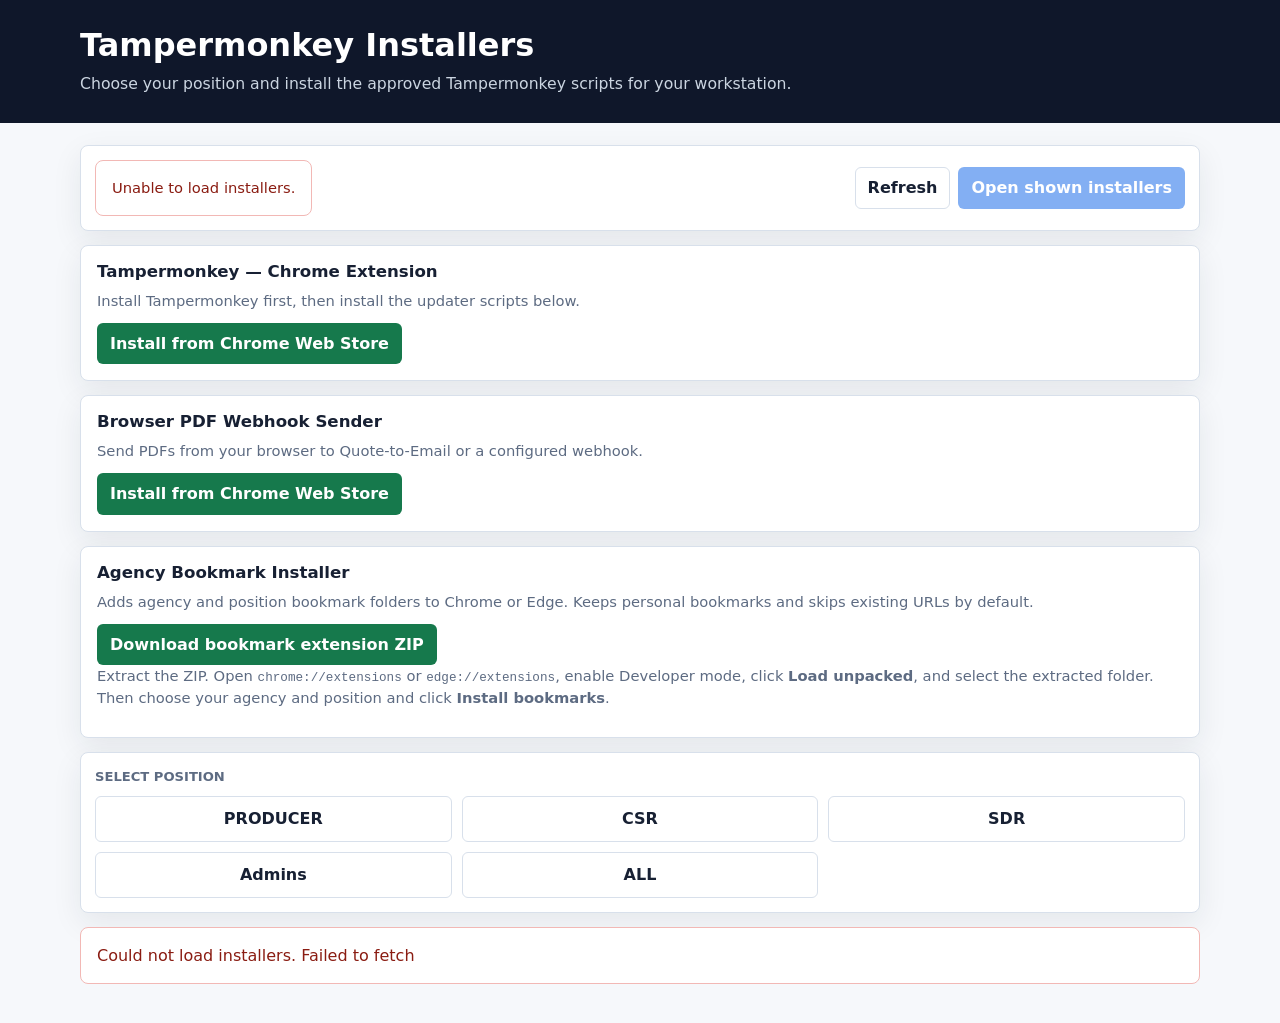
<file: Tampermonkey Installers/index.html>
<!doctype html>
<html lang="en">
  <head>
    <meta charset="utf-8">
    <meta http-equiv="refresh" content="0; url=./updater-installers.html">
    <title>Tampermonkey Installers</title>
  </head>
  <body>
    <p><a href="./updater-installers.html">Open Tampermonkey Installers</a></p>
  </body>
</html>
</file>
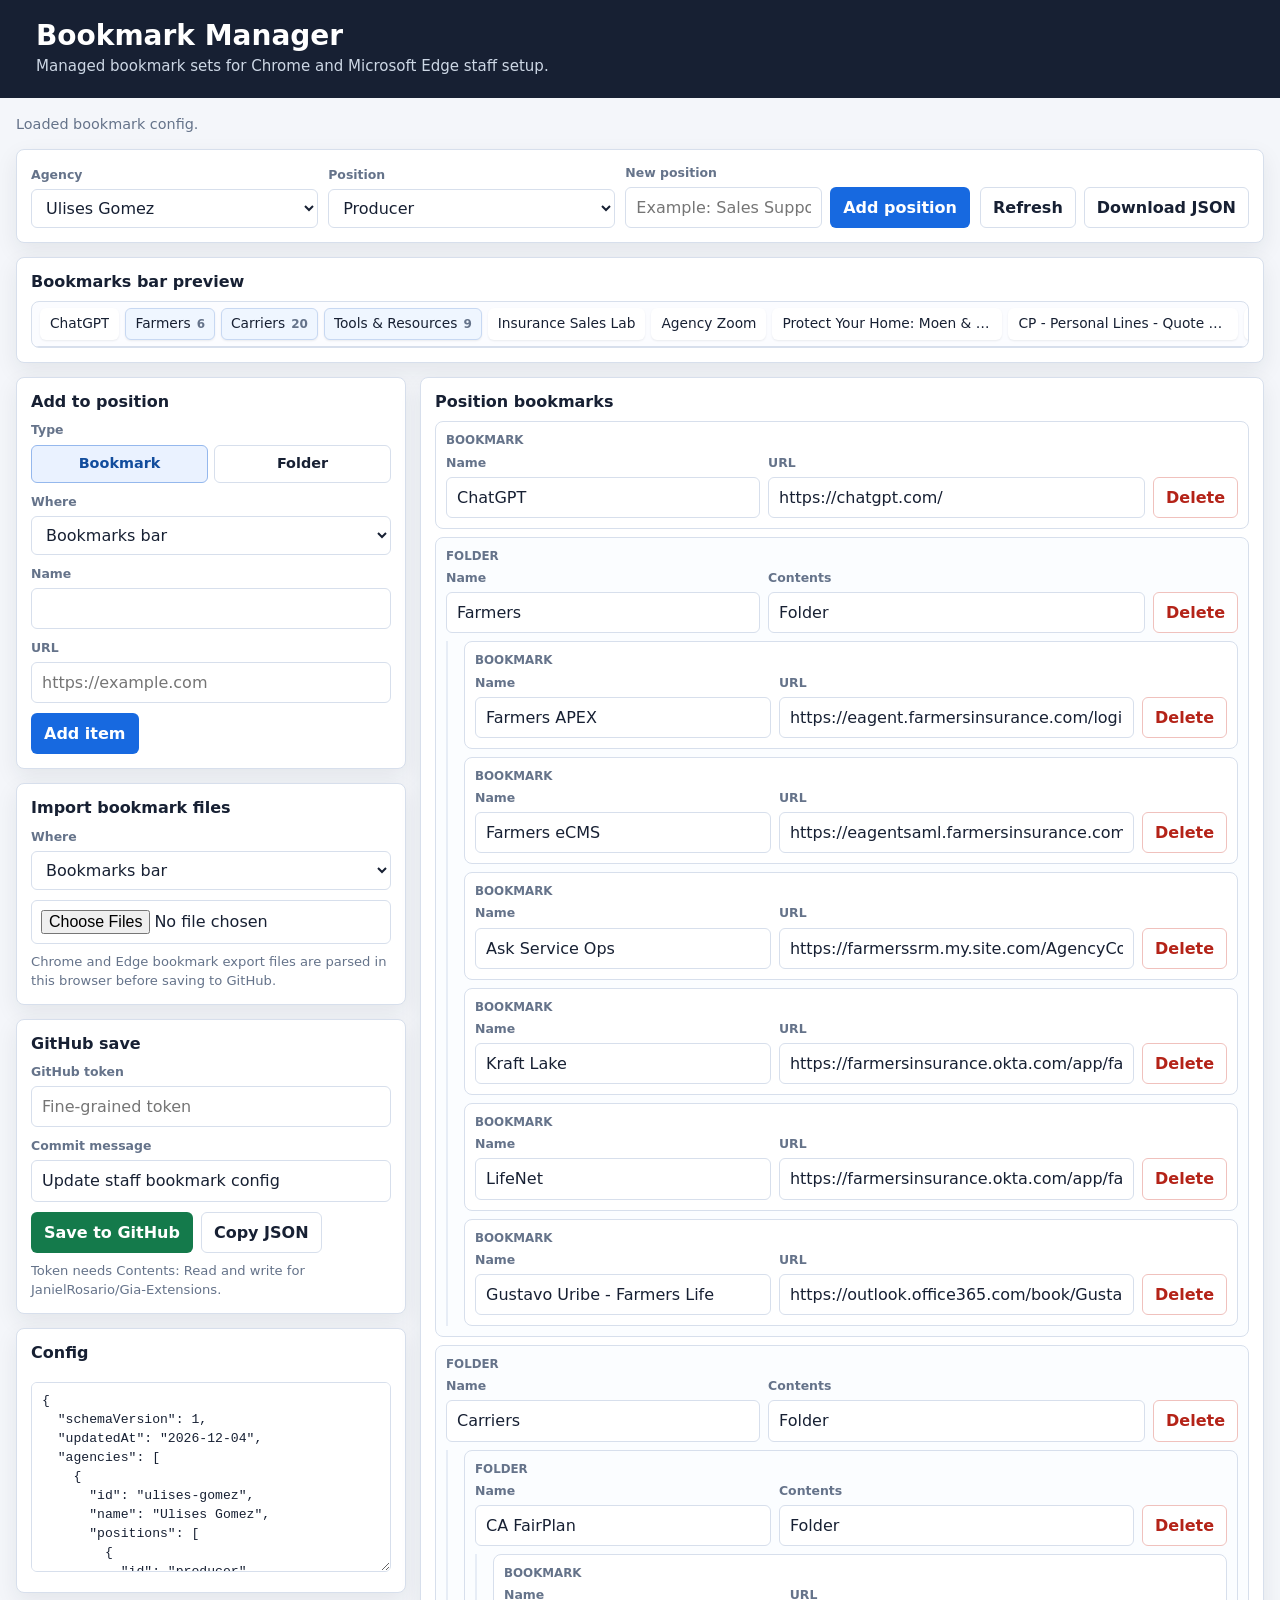
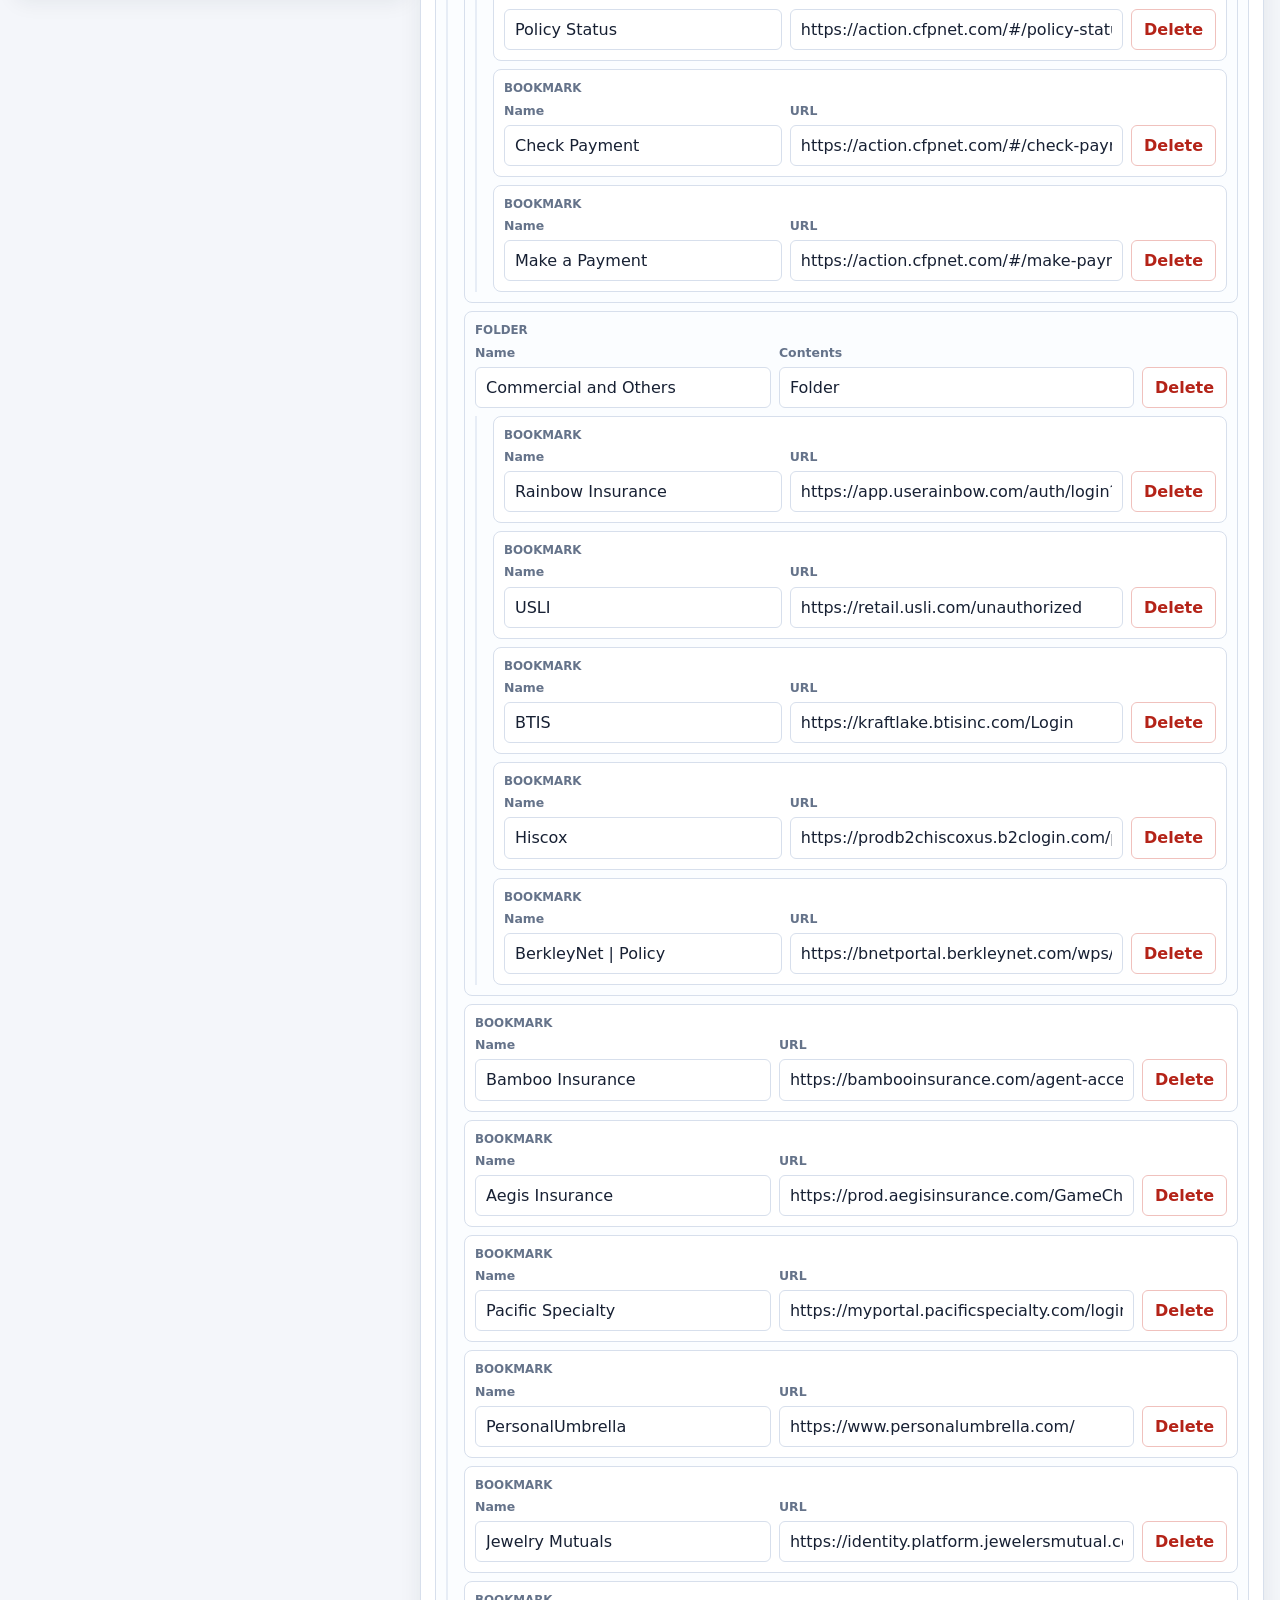
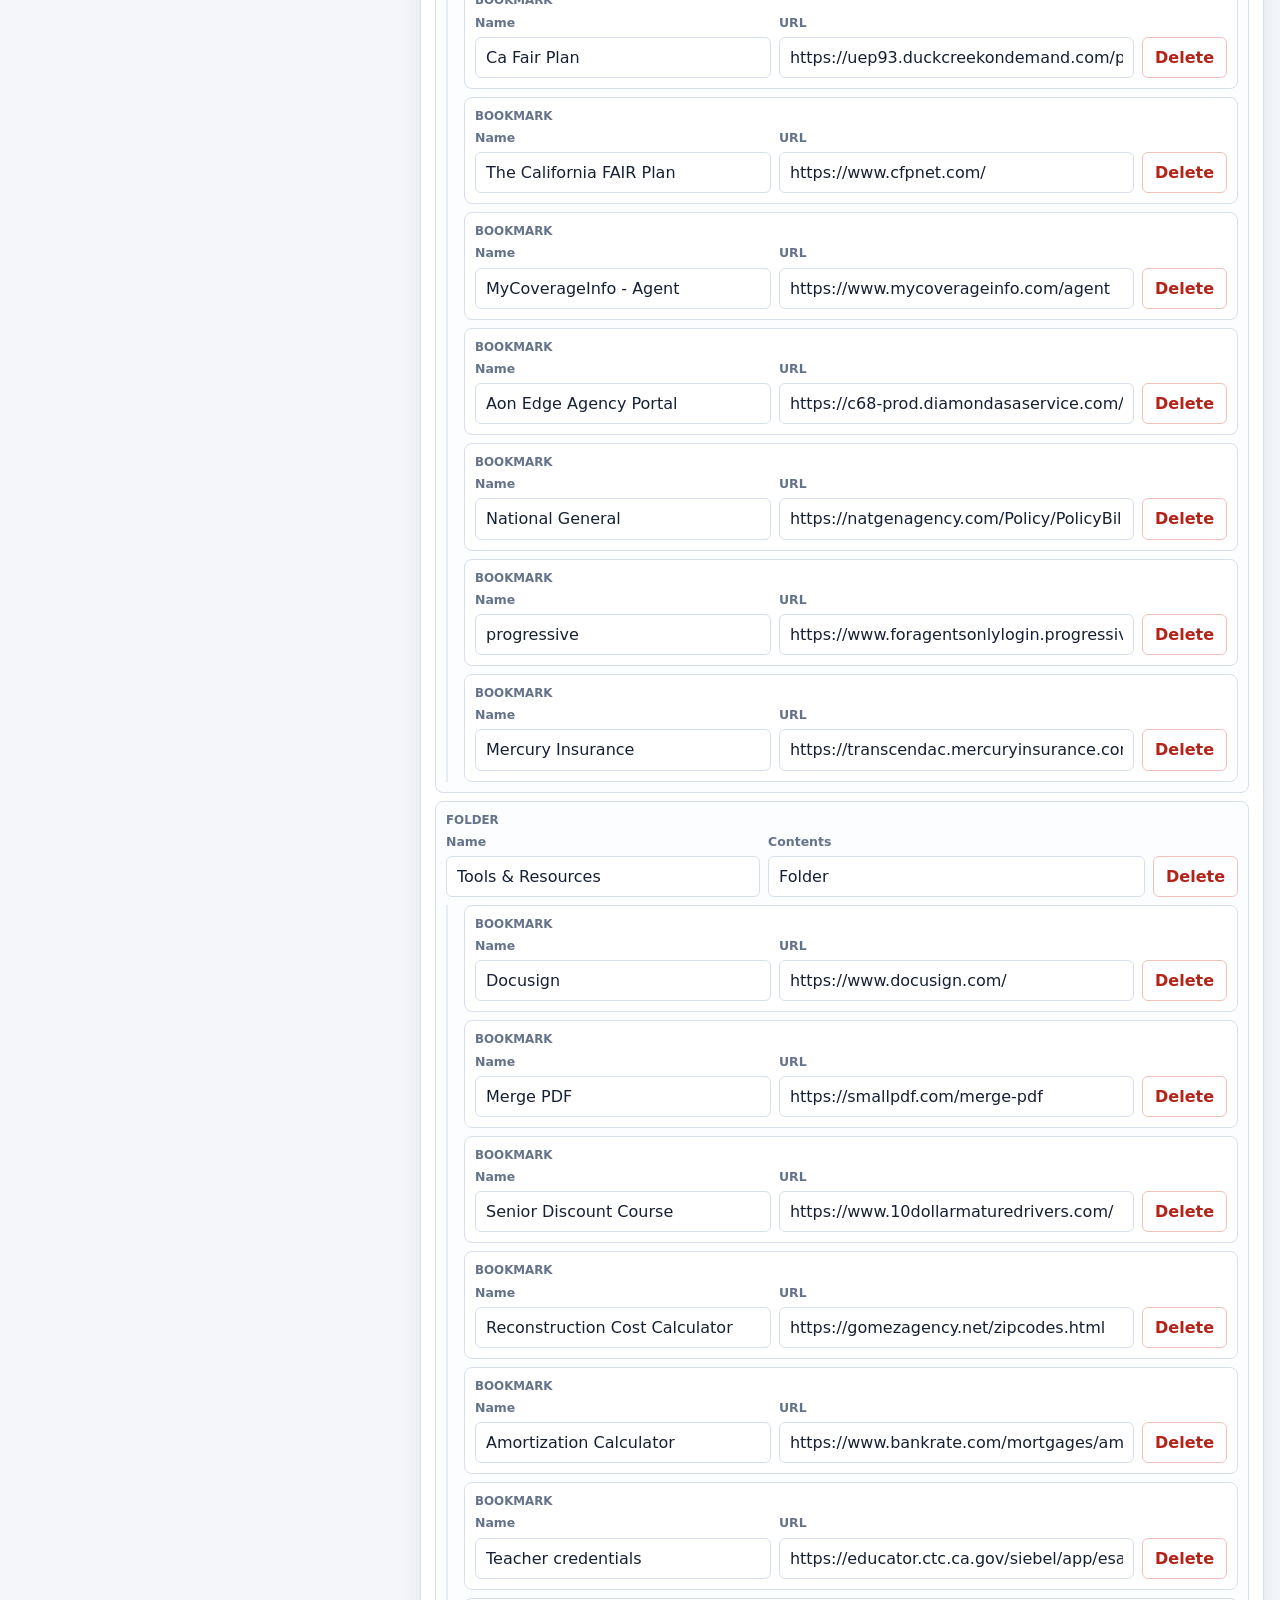
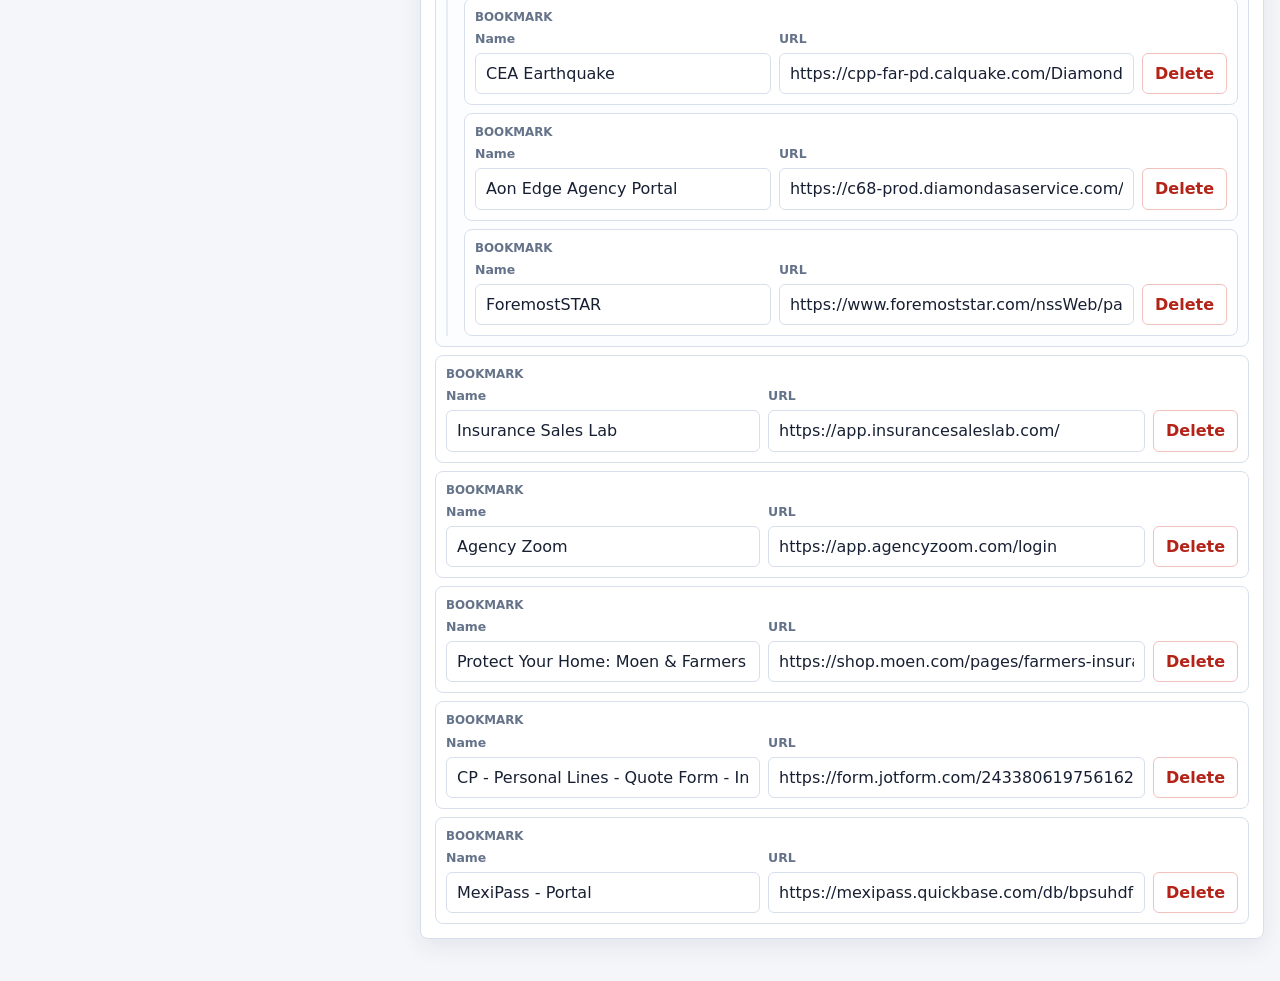
<file: Bookmark Installer/manager.html>
<!doctype html>
<html lang="en">
<head>
  <meta charset="utf-8">
  <meta name="viewport" content="width=device-width, initial-scale=1">
  <title>Bookmark Manager</title>
  <style>
    :root {
      color-scheme: light;
      --bg: #f4f6fa;
      --surface: #ffffff;
      --ink: #172033;
      --muted: #65738a;
      --line: #d7dfec;
      --soft: #edf2f8;
      --blue: #1769e0;
      --blue-dark: #104fba;
      --green: #147a4b;
      --green-dark: #0e603a;
      --red: #b42318;
      --amber: #9a5b00;
      --shadow: 0 8px 22px rgba(23, 32, 51, 0.08);
    }

    * {
      box-sizing: border-box;
    }

    body {
      margin: 0;
      background: var(--bg);
      color: var(--ink);
      font-family: Inter, ui-sans-serif, system-ui, -apple-system, BlinkMacSystemFont, "Segoe UI", sans-serif;
      line-height: 1.45;
    }

    header {
      background: #172033;
      color: #fff;
      padding: 20px;
    }

    h1,
    h2,
    h3,
    p {
      margin-top: 0;
    }

    h1 {
      margin-bottom: 4px;
      font-size: 1.75rem;
      line-height: 1.15;
      letter-spacing: 0;
    }

    h2 {
      font-size: 1rem;
      line-height: 1.2;
      letter-spacing: 0;
      margin-bottom: 10px;
    }

    h3 {
      font-size: 0.95rem;
      line-height: 1.2;
      letter-spacing: 0;
      margin-bottom: 8px;
    }

    .wrap {
      width: min(1260px, calc(100% - 32px));
      margin: 0 auto;
    }

    .subhead {
      color: #cdd7e5;
      margin: 0;
      font-size: 0.94rem;
    }

    main {
      padding: 16px 0 42px;
    }

    .toolbar,
    .panel,
    .preview,
    .tree-panel {
      background: var(--surface);
      border: 1px solid var(--line);
      border-radius: 8px;
      box-shadow: var(--shadow);
    }

    .toolbar {
      display: grid;
      grid-template-columns: minmax(190px, 1fr) minmax(190px, 1fr) minmax(240px, 1.2fr) auto;
      gap: 10px;
      align-items: end;
      padding: 14px;
      margin-bottom: 14px;
    }

    label,
    .field-label {
      display: block;
      color: var(--muted);
      font-size: 0.78rem;
      font-weight: 750;
      margin-bottom: 5px;
    }

    input,
    select,
    textarea {
      width: 100%;
      border: 1px solid var(--line);
      border-radius: 6px;
      background: #fff;
      color: var(--ink);
      font: inherit;
      min-height: 38px;
      padding: 8px 10px;
    }

    input[aria-invalid="true"] {
      border-color: #f0a39d;
      box-shadow: 0 0 0 3px rgba(180, 35, 24, 0.12);
    }

    .field-error {
      display: none;
      color: var(--red);
      font-size: 0.8rem;
      margin: 5px 0 0;
    }

    .field-error.active {
      display: block;
    }

    textarea {
      min-height: 190px;
      resize: vertical;
      font-family: "Cascadia Mono", "SFMono-Regular", Consolas, monospace;
      font-size: 0.82rem;
    }

    button,
    .button {
      appearance: none;
      border: 1px solid transparent;
      border-radius: 6px;
      background: var(--blue);
      color: #fff;
      cursor: pointer;
      display: inline-flex;
      align-items: center;
      justify-content: center;
      min-height: 38px;
      padding: 8px 12px;
      font: inherit;
      font-weight: 700;
      text-decoration: none;
      white-space: nowrap;
    }

    button:hover,
    .button:hover {
      background: var(--blue-dark);
    }

    button:disabled {
      cursor: not-allowed;
      opacity: 0.58;
    }

    .secondary {
      background: #fff;
      border-color: var(--line);
      color: var(--ink);
    }

    .secondary:hover {
      background: var(--soft);
    }

    .success {
      background: var(--green);
    }

    .success:hover {
      background: var(--green-dark);
    }

    .danger {
      background: #fff;
      border-color: #f0c1bd;
      color: var(--red);
    }

    .danger:hover {
      background: #fff3f2;
    }

    .actions {
      display: flex;
      gap: 8px;
      flex-wrap: wrap;
      align-items: center;
    }

    .status-line {
      margin: 0 0 14px;
      color: var(--muted);
      font-size: 0.9rem;
    }

    .status-line.error {
      color: var(--red);
    }

    .workspace {
      display: grid;
      grid-template-columns: minmax(310px, 390px) minmax(0, 1fr);
      gap: 14px;
      align-items: start;
    }

    .side-stack {
      display: grid;
      gap: 14px;
    }

    .panel,
    .preview,
    .tree-panel {
      padding: 14px;
    }

    .field {
      margin-bottom: 10px;
    }

    .inline-grid {
      display: grid;
      grid-template-columns: 1fr auto;
      gap: 8px;
      align-items: end;
    }

    .segmented {
      display: grid;
      grid-template-columns: 1fr 1fr;
      gap: 6px;
      margin-bottom: 10px;
    }

    .segmented label {
      margin: 0;
      color: var(--ink);
      font-size: 0.9rem;
      font-weight: 700;
    }

    .segmented input {
      position: absolute;
      width: 1px;
      height: 1px;
      min-height: 0;
      opacity: 0;
      pointer-events: none;
    }

    .segmented span {
      display: flex;
      align-items: center;
      justify-content: center;
      min-height: 38px;
      border: 1px solid var(--line);
      border-radius: 6px;
      background: #fff;
      padding: 7px 10px;
    }

    .segmented input:checked + span {
      border-color: #95b8ed;
      background: #eaf2ff;
      color: #124d9d;
    }

    .file-input {
      min-height: auto;
      padding: 9px;
    }

    .preview {
      margin-bottom: 14px;
    }

    .bar-frame {
      border: 1px solid var(--line);
      border-radius: 8px;
      background: #fbfcff;
      overflow: hidden;
    }

    .bar-top {
      display: flex;
      align-items: center;
      gap: 6px;
      min-height: 42px;
      padding: 6px 8px;
      border-bottom: 1px solid var(--line);
      overflow-x: auto;
    }

    .bar-item {
      flex: 0 0 auto;
      display: inline-flex;
      align-items: center;
      gap: 6px;
      max-width: 230px;
      min-height: 30px;
      padding: 5px 9px;
      border: 1px solid transparent;
      border-radius: 6px;
      background: #fff;
      color: var(--ink);
      box-shadow: 0 1px 2px rgba(23, 32, 51, 0.08);
    }

    .bar-item.folder {
      border-color: #c7d8f2;
      background: #eff6ff;
    }

    .bar-title {
      overflow: hidden;
      text-overflow: ellipsis;
      white-space: nowrap;
      font-size: 0.86rem;
    }

    .bar-count {
      color: var(--muted);
      font-size: 0.75rem;
      font-weight: 750;
    }

    .preview-empty {
      color: var(--muted);
      padding: 10px;
      font-size: 0.9rem;
    }

    .tree-panel {
      min-width: 0;
    }

    .tree {
      display: grid;
      gap: 8px;
    }

    .node {
      border: 1px solid var(--line);
      border-radius: 8px;
      background: #fff;
      padding: 10px;
    }

    .node.folder-node {
      background: #fbfdff;
    }

    .node-row {
      display: grid;
      grid-template-columns: minmax(160px, 1fr) minmax(220px, 1.2fr) auto;
      gap: 8px;
      align-items: end;
    }

    .node-type {
      color: var(--muted);
      font-size: 0.74rem;
      font-weight: 800;
      text-transform: uppercase;
      margin-bottom: 4px;
    }

    .children {
      display: grid;
      gap: 8px;
      margin-top: 8px;
      padding-left: 16px;
      border-left: 2px solid #e7edf6;
    }

    .empty-state {
      border: 1px dashed #b8c5d8;
      border-radius: 8px;
      color: var(--muted);
      padding: 16px;
      text-align: center;
    }

    .github-grid {
      display: grid;
      grid-template-columns: 1fr;
      gap: 10px;
    }

    .hint {
      color: var(--muted);
      font-size: 0.82rem;
      margin: 8px 0 0;
    }

    .json-output {
      margin-top: 10px;
    }

    .modal-backdrop {
      position: fixed;
      inset: 0;
      z-index: 20;
      display: flex;
      align-items: center;
      justify-content: center;
      padding: 18px;
      background: rgba(23, 32, 51, 0.48);
    }

    .modal-backdrop[hidden] {
      display: none;
    }

    .save-dialog {
      width: min(380px, 100%);
      border: 1px solid var(--line);
      border-radius: 8px;
      background: #fff;
      box-shadow: 0 18px 48px rgba(23, 32, 51, 0.24);
      padding: 18px;
    }

    .save-dialog h2 {
      margin-bottom: 6px;
    }

    .save-dialog p {
      margin-bottom: 14px;
      color: var(--muted);
      font-size: 0.92rem;
    }

    .dialog-actions {
      display: flex;
      justify-content: flex-end;
    }

    @media (max-width: 980px) {
      .toolbar,
      .workspace,
      .node-row {
        grid-template-columns: 1fr;
      }

      .toolbar > .actions,
      .node-row > .actions {
        align-items: stretch;
      }

      button,
      .button {
        width: 100%;
      }
    }
  </style>
</head>
<body>
  <header>
    <div class="wrap">
      <h1>Bookmark Manager</h1>
      <p class="subhead">Managed bookmark sets for Chrome and Microsoft Edge staff setup.</p>
    </div>
  </header>

  <main class="wrap">
    <p class="status-line" id="status">Loading bookmark config...</p>

    <section class="toolbar" aria-label="Selection">
      <div>
        <label for="agencySelect">Agency</label>
        <select id="agencySelect"></select>
      </div>
      <div>
        <label for="positionSelect">Position</label>
        <select id="positionSelect"></select>
      </div>
      <div class="inline-grid">
        <div>
          <label for="newPositionName">New position</label>
          <input id="newPositionName" type="text" autocomplete="off" placeholder="Example: Sales Support">
          <p class="field-error" id="newPositionError"></p>
        </div>
        <button type="button" id="addPositionButton">Add position</button>
      </div>
      <div class="actions">
        <button type="button" class="secondary" id="refreshButton">Refresh</button>
        <button type="button" class="secondary" id="downloadButton">Download JSON</button>
      </div>
    </section>

    <section class="preview" aria-label="Bookmark bar preview">
      <h2>Bookmarks bar preview</h2>
      <div class="bar-frame">
        <div class="bar-top" id="barPreview"></div>
      </div>
    </section>

    <div class="workspace">
      <div class="side-stack">
        <section class="panel" aria-label="Add bookmark or folder">
          <h2>Add to position</h2>
          <div class="field">
            <span class="field-label">Type</span>
            <div class="segmented">
              <label>
                <input type="radio" name="newNodeType" value="bookmark" checked>
                <span>Bookmark</span>
              </label>
              <label>
                <input type="radio" name="newNodeType" value="folder">
                <span>Folder</span>
              </label>
            </div>
          </div>
          <div class="field">
            <label for="parentSelect">Where</label>
            <select id="parentSelect"></select>
          </div>
          <div class="field">
            <label for="newTitle">Name</label>
            <input id="newTitle" type="text" autocomplete="off">
            <p class="field-error" id="newTitleError"></p>
          </div>
          <div class="field" id="newUrlField">
            <label for="newUrl">URL</label>
            <input id="newUrl" type="url" autocomplete="off" placeholder="https://example.com">
            <p class="field-error" id="newUrlError"></p>
          </div>
          <button type="button" id="addNodeButton">Add item</button>
        </section>

        <section class="panel" aria-label="Import browser bookmarks">
          <h2>Import bookmark files</h2>
          <div class="field">
            <label for="importParentSelect">Where</label>
            <select id="importParentSelect"></select>
          </div>
          <input class="file-input" id="bookmarkFileInput" type="file" accept=".html,.htm,text/html" multiple>
          <p class="hint">Chrome and Edge bookmark export files are parsed in this browser before saving to GitHub.</p>
        </section>

        <section class="panel" aria-label="GitHub save">
          <h2>GitHub save</h2>
          <div class="github-grid">
            <div>
              <label for="githubToken">GitHub token</label>
              <input id="githubToken" type="password" autocomplete="current-password" spellcheck="false" placeholder="Fine-grained token">
            </div>
            <div>
              <label for="commitMessage">Commit message</label>
              <input id="commitMessage" type="text" value="Update staff bookmark config">
            </div>
            <div class="actions">
              <button type="button" class="success" id="saveGitHubButton">Save to GitHub</button>
              <button type="button" class="secondary" id="copyButton">Copy JSON</button>
            </div>
          </div>
          <p class="hint">Token needs Contents: Read and write for JanielRosario/Gia-Extensions.</p>
        </section>

        <section class="panel" aria-label="Config output">
          <h2>Config</h2>
          <textarea class="json-output" id="jsonOutput" spellcheck="false"></textarea>
        </section>
      </div>

      <section class="tree-panel" aria-label="Position bookmark tree">
        <h2>Position bookmarks</h2>
        <div id="tree" class="tree"></div>
      </section>
    </div>
  </main>

  <div class="modal-backdrop" id="saveDialog" hidden>
    <section class="save-dialog" role="dialog" aria-modal="true" aria-labelledby="saveDialogTitle" aria-describedby="saveDialogMessage">
      <h2 id="saveDialogTitle">Saved to GitHub</h2>
      <p id="saveDialogMessage">Bookmark config saved.</p>
      <div class="dialog-actions">
        <button type="button" id="saveDialogClose">OK</button>
      </div>
    </section>
  </div>

  <script>
    const OWNER = 'JanielRosario';
    const REPO = 'Gia-Extensions';
    const BRANCH = 'main';
    const CONFIG_PATH = 'Bookmark Installer/bookmarks-config.json';
    const CONFIG_URL = './bookmarks-config.json';
    const GITHUB_CONTENTS_URL = `https://api.github.com/repos/${OWNER}/${REPO}/contents/${encodeRepoPath(CONFIG_PATH)}`;
    const DEFAULT_COMMIT_MESSAGE = 'Update staff bookmark config';
    const TOKEN_STORAGE_KEY = 'staffBookmarkManagerToken';
    const AGENCIES = [
      { id: 'ulises-gomez', name: 'Ulises Gomez' },
      { id: 'carlos-perez', name: 'Carlos Perez' }
    ];
    const DEFAULT_POSITIONS = [
      { id: 'producer', name: 'Producer' },
      { id: 'csr', name: 'CSR' },
      { id: 'sdr', name: 'SDR' },
      { id: 'reception', name: 'Reception' },
      { id: 'manager', name: 'Manager' }
    ];

    const state = {
      config: null,
      selectedAgencyId: AGENCIES[0].id,
      selectedPositionId: DEFAULT_POSITIONS[0].id,
      selectedParentId: '',
      selectedImportParentId: '',
      saving: false
    };

    const agencySelect = document.getElementById('agencySelect');
    const positionSelect = document.getElementById('positionSelect');
    const newPositionName = document.getElementById('newPositionName');
    const newPositionError = document.getElementById('newPositionError');
    const addPositionButton = document.getElementById('addPositionButton');
    const statusEl = document.getElementById('status');
    const barPreview = document.getElementById('barPreview');
    const parentSelect = document.getElementById('parentSelect');
    const importParentSelect = document.getElementById('importParentSelect');
    const newTitle = document.getElementById('newTitle');
    const newUrl = document.getElementById('newUrl');
    const newUrlField = document.getElementById('newUrlField');
    const newTitleError = document.getElementById('newTitleError');
    const newUrlError = document.getElementById('newUrlError');
    const addNodeButton = document.getElementById('addNodeButton');
    const bookmarkFileInput = document.getElementById('bookmarkFileInput');
    const githubToken = document.getElementById('githubToken');
    const commitMessage = document.getElementById('commitMessage');
    const saveGitHubButton = document.getElementById('saveGitHubButton');
    const copyButton = document.getElementById('copyButton');
    const downloadButton = document.getElementById('downloadButton');
    const refreshButton = document.getElementById('refreshButton');
    const jsonOutput = document.getElementById('jsonOutput');
    const treeEl = document.getElementById('tree');
    const saveDialog = document.getElementById('saveDialog');
    const saveDialogMessage = document.getElementById('saveDialogMessage');
    const saveDialogClose = document.getElementById('saveDialogClose');

    function setStatus(message, isError = false) {
      statusEl.textContent = message;
      statusEl.classList.toggle('error', isError);
    }

    function encodeRepoPath(path) {
      return path.split('/').map(encodeURIComponent).join('/');
    }

    function escapeHtml(value) {
      return String(value || '').replace(/[&<>"']/g, (character) => ({
        '&': '&amp;',
        '<': '&lt;',
        '>': '&gt;',
        '"': '&quot;',
        "'": '&#39;'
      }[character]));
    }

    function slugify(value) {
      const slug = String(value || '')
        .toLowerCase()
        .replace(/[^a-z0-9]+/g, '-')
        .replace(/^-+|-+$/g, '');
      return slug || 'position';
    }

    function createId(prefix) {
      if (window.crypto && crypto.randomUUID) {
        return `${prefix}-${crypto.randomUUID()}`;
      }
      return `${prefix}-${Date.now().toString(36)}-${Math.random().toString(36).slice(2, 9)}`;
    }

    function clone(value) {
      return JSON.parse(JSON.stringify(value));
    }

    function normalizeTitle(value, fallback) {
      return String(value || '').replace(/\s+/g, ' ').trim() || fallback;
    }

    function createDefaultConfig() {
      return {
        schemaVersion: 1,
        updatedAt: new Date().toISOString().slice(0, 10),
        agencies: AGENCIES.map((agency) => ({
          ...agency,
          positions: DEFAULT_POSITIONS.map((position) => ({
            ...position,
            bookmarks: []
          }))
        }))
      };
    }

    function normalizeNode(node) {
      if (!node || typeof node !== 'object') return null;
      const isFolder = node.type === 'folder' || Array.isArray(node.children);
      const title = normalizeTitle(node.title || node.name, isFolder ? 'Folder' : 'Bookmark');
      if (isFolder) {
        return {
          id: node.id || createId('folder'),
          type: 'folder',
          title,
          children: normalizeNodes(node.children)
        };
      }
      const url = String(node.url || '').trim();
      if (!url) return null;
      return {
        id: node.id || createId('bookmark'),
        type: 'bookmark',
        title,
        url
      };
    }

    function normalizeNodes(nodes) {
      return (Array.isArray(nodes) ? nodes : [])
        .map(normalizeNode)
        .filter(Boolean);
    }

    function normalizeConfig(config) {
      const defaults = createDefaultConfig();
      const incoming = config && typeof config === 'object' ? config : defaults;
      const normalized = {
        schemaVersion: 1,
        updatedAt: incoming.updatedAt || defaults.updatedAt,
        agencies: []
      };

      AGENCIES.forEach((agency) => {
        const existingAgency = (incoming.agencies || []).find((item) => item.id === agency.id || item.name === agency.name);
        const positions = [];
        const sourcePositions = existingAgency && Array.isArray(existingAgency.positions) ? existingAgency.positions : [];

        sourcePositions.forEach((position) => {
          const name = normalizeTitle(position.name, position.id || 'Position');
          const id = slugify(position.id || name);
          if (!positions.some((item) => item.id === id)) {
            positions.push({
              id,
              name,
              bookmarks: normalizeNodes(position.bookmarks)
            });
          }
        });

        DEFAULT_POSITIONS.forEach((position) => {
          if (!positions.some((item) => item.id === position.id)) {
            positions.push({
              ...position,
              bookmarks: []
            });
          }
        });

        normalized.agencies.push({
          ...agency,
          positions
        });
      });

      return normalized;
    }

    function getAgency() {
      return state.config.agencies.find((agency) => agency.id === state.selectedAgencyId) || state.config.agencies[0];
    }

    function getPosition() {
      const agency = getAgency();
      return agency.positions.find((position) => position.id === state.selectedPositionId) || agency.positions[0];
    }

    function findNode(nodes, id) {
      for (const node of nodes || []) {
        if (node.id === id) return node;
        if (node.type === 'folder') {
          const found = findNode(node.children, id);
          if (found) return found;
        }
      }
      return null;
    }

    function getParentChildren(parentId) {
      const position = getPosition();
      if (!parentId) return position.bookmarks;
      const parent = findNode(position.bookmarks, parentId);
      if (!parent || parent.type !== 'folder') return position.bookmarks;
      return parent.children;
    }

    function flattenFolders(nodes, prefix = '') {
      const folders = [];
      (nodes || []).forEach((node) => {
        if (node.type !== 'folder') return;
        const path = prefix ? `${prefix} / ${node.title}` : node.title;
        folders.push({ id: node.id, path });
        folders.push(...flattenFolders(node.children, path));
      });
      return folders;
    }

    function countBookmarks(nodes) {
      return (nodes || []).reduce((total, node) => {
        if (node.type === 'folder') return total + countBookmarks(node.children);
        return total + 1;
      }, 0);
    }

    function findUrlInTree(nodes, url) {
      const normalizedUrl = String(url || '').trim().toLowerCase();
      if (!normalizedUrl) return null;
      for (const node of nodes || []) {
        if (node.type === 'bookmark' && String(node.url || '').trim().toLowerCase() === normalizedUrl) {
          return node;
        }
        if (node.type === 'folder') {
          const found = findUrlInTree(node.children, url);
          if (found) return found;
        }
      }
      return null;
    }

    function renderSelectors() {
      agencySelect.innerHTML = state.config.agencies.map((agency) => (
        `<option value="${escapeHtml(agency.id)}">${escapeHtml(agency.name)}</option>`
      )).join('');
      agencySelect.value = state.selectedAgencyId;

      const agency = getAgency();
      if (!agency.positions.some((position) => position.id === state.selectedPositionId)) {
        state.selectedPositionId = agency.positions[0].id;
      }
      positionSelect.innerHTML = agency.positions.map((position) => (
        `<option value="${escapeHtml(position.id)}">${escapeHtml(position.name)}</option>`
      )).join('');
      positionSelect.value = state.selectedPositionId;
    }

    function renderParentOptions(selectEl, selectedId) {
      const position = getPosition();
      const folders = flattenFolders(position.bookmarks);
      const options = [
        '<option value="">Bookmarks bar</option>',
        ...folders.map((folder) => `<option value="${escapeHtml(folder.id)}">${escapeHtml(folder.path)}</option>`)
      ];
      selectEl.innerHTML = options.join('');
      selectEl.value = folders.some((folder) => folder.id === selectedId) ? selectedId : '';
    }

    function renderPreview() {
      const position = getPosition();
      if (!position || !position.bookmarks.length) {
        barPreview.innerHTML = '<div class="preview-empty">No bookmarks added for this position yet.</div>';
        return;
      }
      barPreview.innerHTML = position.bookmarks.map((node) => {
        const isFolder = node.type === 'folder';
        const count = isFolder ? `<span class="bar-count">${countBookmarks(node.children)}</span>` : '';
        return `
          <div class="bar-item ${isFolder ? 'folder' : ''}" title="${escapeHtml(node.title)}">
            <span class="bar-title">${escapeHtml(node.title)}</span>
            ${count}
          </div>
        `;
      }).join('');
    }

    function renderTreeNodes(nodes) {
      if (!nodes || !nodes.length) {
        return '<div class="empty-state">No bookmarks in this position.</div>';
      }
      return nodes.map((node) => {
        const isFolder = node.type === 'folder';
        return `
          <div class="node ${isFolder ? 'folder-node' : ''}" data-node-id="${escapeHtml(node.id)}">
            <div class="node-type">${isFolder ? 'Folder' : 'Bookmark'}</div>
            <div class="node-row">
              <div>
                <label for="title-${escapeHtml(node.id)}">Name</label>
                <input id="title-${escapeHtml(node.id)}" data-field="title" data-node-id="${escapeHtml(node.id)}" type="text" value="${escapeHtml(node.title)}">
              </div>
              <div>
                ${isFolder ? '<span class="field-label">Contents</span><input type="text" value="Folder" disabled>' : `
                  <label for="url-${escapeHtml(node.id)}">URL</label>
                  <input id="url-${escapeHtml(node.id)}" data-field="url" data-node-id="${escapeHtml(node.id)}" type="url" value="${escapeHtml(node.url)}">
                `}
              </div>
              <div class="actions">
                <button type="button" class="danger" data-action="delete" data-node-id="${escapeHtml(node.id)}">Delete</button>
              </div>
            </div>
            ${isFolder ? `<div class="children">${renderTreeNodes(node.children)}</div>` : ''}
          </div>
        `;
      }).join('');
    }

    function renderTree() {
      const position = getPosition();
      treeEl.innerHTML = renderTreeNodes(position.bookmarks);
    }

    function syncOutput() {
      const config = getExportConfig();
      jsonOutput.value = `${JSON.stringify(config, null, 2)}\n`;
    }

    function renderAll() {
      if (!state.config) return;
      renderSelectors();
      renderParentOptions(parentSelect, state.selectedParentId);
      renderParentOptions(importParentSelect, state.selectedImportParentId);
      renderPreview();
      renderTree();
      syncOutput();
    }

    function getExportConfig() {
      const config = clone(state.config);
      config.updatedAt = new Date().toISOString().slice(0, 10);
      return config;
    }

    function setNodeTypeVisibility() {
      const type = document.querySelector('input[name="newNodeType"]:checked').value;
      newUrlField.style.display = type === 'bookmark' ? '' : 'none';
      clearAddErrors();
    }

    function setFieldError(input, errorElement, message) {
      input.setAttribute('aria-invalid', 'true');
      errorElement.textContent = message;
      errorElement.classList.add('active');
    }

    function clearFieldError(input, errorElement) {
      input.removeAttribute('aria-invalid');
      errorElement.textContent = '';
      errorElement.classList.remove('active');
    }

    function clearAddErrors() {
      clearFieldError(newTitle, newTitleError);
      clearFieldError(newUrl, newUrlError);
    }

    function clearPositionError() {
      clearFieldError(newPositionName, newPositionError);
    }

    function addPosition() {
      clearPositionError();
      const agency = getAgency();
      const name = normalizeTitle(newPositionName.value, '');
      if (!name) {
        setFieldError(newPositionName, newPositionError, 'The Position dropdown is already selected. Use this box only when creating a new role.');
        setStatus('Use the Position dropdown for existing roles. New position is only for creating another role.');
        return;
      }

      const existingPosition = agency.positions.find((position) => (
        position.name.trim().toLowerCase() === name.toLowerCase()
      ));
      if (existingPosition) {
        state.selectedPositionId = existingPosition.id;
        newPositionName.value = '';
        setStatus(`Selected existing position ${existingPosition.name}.`);
        renderAll();
        return;
      }

      let id = slugify(name);
      let suffix = 2;
      while (agency.positions.some((position) => position.id === id)) {
        id = `${slugify(name)}-${suffix}`;
        suffix += 1;
      }
      agency.positions.push({ id, name, bookmarks: [] });
      state.selectedPositionId = id;
      newPositionName.value = '';
      setStatus(`Added position ${name}.`);
      renderAll();
    }

    function cleanBookmarkUrl(value) {
      return String(value || '')
        .replace(/[\u200B-\u200D\uFEFF]/g, '')
        .trim()
        .replace(/^[<>"']+|[<>"']+$/g, '');
    }

    function normalizeBookmarkUrl(value) {
      const url = cleanBookmarkUrl(value);
      if (!url) return '';
      if (/^[a-z][a-z0-9+.-]*:/i.test(url)) return url;
      if (/^[^\s@]+\.[^\s@]{2,}([/?#:].*)?$/i.test(url)) {
        return `https://${url}`;
      }
      return url;
    }

    function isValidBookmarkUrl(url) {
      const value = normalizeBookmarkUrl(url);
      if (!value || !/^[a-z][a-z0-9+.-]*:/i.test(value)) return false;
      try {
        new URL(value);
        return true;
      } catch {
        return false;
      }
    }

    function explainBookmarkUrlProblem(rawUrl, titleInput) {
      const cleanedUrl = cleanBookmarkUrl(rawUrl);
      const cleanedTitle = cleanBookmarkUrl(titleInput);
      if (!cleanedUrl) {
        if (cleanedTitle && isValidBookmarkUrl(cleanedTitle)) {
          return '';
        }
        if (cleanedTitle) {
          return 'The URL box is empty. Put the website address in URL, or paste a full URL in Name.';
        }
        return 'The URL box is empty. Paste a full address like https://chatgpt.com/.';
      }
      if (/\s/.test(cleanedUrl)) {
        return 'The URL contains a space. Remove spaces from the website address.';
      }
      if (!/^[a-z][a-z0-9+.-]*:/i.test(cleanedUrl) && !/^[^\s@]+\.[^\s@]{2,}([/?#:].*)?$/i.test(cleanedUrl)) {
        return 'The URL must start with https:// or look like a domain, for example chatgpt.com.';
      }
      const normalizedUrl = normalizeBookmarkUrl(cleanedUrl);
      try {
        new URL(normalizedUrl);
        return '';
      } catch {
        return `This does not look like a browser-readable URL: ${cleanedUrl}`;
      }
    }

    function titleFromUrl(url) {
      try {
        const parsed = new URL(url);
        return parsed.hostname ? parsed.hostname.replace(/^www\./i, '') : url;
      } catch {
        return url;
      }
    }

    function getBookmarkDraft() {
      const titleInput = normalizeTitle(newTitle.value, '');
      let url = normalizeBookmarkUrl(newUrl.value);
      let title = titleInput;

      if (!url && titleInput) {
        const titleAsUrl = normalizeBookmarkUrl(titleInput);
        if (isValidBookmarkUrl(titleAsUrl)) {
          url = titleAsUrl;
          title = titleFromUrl(url);
        }
      }

      if (!title && url) {
        title = titleFromUrl(url);
      }

      return { title, url };
    }

    function addNode() {
      clearAddErrors();
      const type = document.querySelector('input[name="newNodeType"]:checked').value;
      const parentChildren = getParentChildren(state.selectedParentId);
      if (type === 'folder') {
        const title = normalizeTitle(newTitle.value, 'Folder');
        parentChildren.push({
          id: createId('folder'),
          type: 'folder',
          title,
          children: []
        });
        setStatus(`Added folder ${title}.`);
      } else {
        const { title, url } = getBookmarkDraft();
        if (!isValidBookmarkUrl(url)) {
          const explanation = explainBookmarkUrlProblem(newUrl.value, newTitle.value);
          setFieldError(newUrl, newUrlError, explanation || 'Enter a valid URL before adding the bookmark.');
          setStatus(explanation || 'Enter a valid URL before adding the bookmark.', true);
          return;
        }
        if (findUrlInTree(getPosition().bookmarks, url)) {
          setStatus('That URL already exists for this position, so it was skipped.', true);
          return;
        }
        parentChildren.push({
          id: createId('bookmark'),
          type: 'bookmark',
          title: title || url,
          url
        });
        setStatus(`Added bookmark ${title || url}.`);
      }
      newTitle.value = '';
      newUrl.value = '';
      renderAll();
    }

    function directChild(element, tagName) {
      return Array.from(element.children || []).find((child) => child.tagName === tagName);
    }

    function parseBookmarkDl(dl) {
      const nodes = [];
      const children = Array.from(dl ? dl.children : []);
      for (let index = 0; index < children.length; index += 1) {
        const child = children[index];
        if (child.tagName !== 'DT') continue;

        const anchor = directChild(child, 'A');
        if (anchor) {
          const url = anchor.getAttribute('href') || anchor.href;
          if (url) {
            nodes.push({
              id: createId('bookmark'),
              type: 'bookmark',
              title: normalizeTitle(anchor.textContent, url),
              url
            });
          }
          continue;
        }

        const heading = directChild(child, 'H3');
        if (heading) {
          let folderDl = directChild(child, 'DL');
          const nextSibling = children[index + 1];
          if (!folderDl && nextSibling && nextSibling.tagName === 'DL') {
            folderDl = nextSibling;
            index += 1;
          }
          nodes.push({
            id: createId('folder'),
            type: 'folder',
            title: normalizeTitle(heading.textContent, 'Folder'),
            children: parseBookmarkDl(folderDl)
          });
        }
      }
      return nodes;
    }

    function findBookmarkBarFolder(nodes) {
      const names = ['bookmarks bar', 'favorites bar', 'bookmarks toolbar'];
      return (nodes || []).find((node) => (
        node.type === 'folder' && names.includes(String(node.title || '').trim().toLowerCase())
      ));
    }

    function parseBookmarkExport(html) {
      const doc = new DOMParser().parseFromString(html, 'text/html');
      const rootDl = doc.querySelector('dl');
      const nodes = parseBookmarkDl(rootDl);
      const bookmarksBar = findBookmarkBarFolder(nodes);
      return bookmarksBar && bookmarksBar.children.length ? bookmarksBar.children : nodes;
    }

    function cloneNodeForImport(node) {
      if (node.type === 'folder') {
        return {
          id: createId('folder'),
          type: 'folder',
          title: node.title,
          children: (node.children || []).map(cloneNodeForImport)
        };
      }
      return {
        id: createId('bookmark'),
        type: 'bookmark',
        title: node.title,
        url: node.url
      };
    }

    function mergeImportedNodes(targetChildren, incomingNodes, rootChildren, stats) {
      incomingNodes.forEach((node) => {
        if (node.type === 'folder') {
          const existingFolder = targetChildren.find((item) => (
            item.type === 'folder' && item.title.trim().toLowerCase() === node.title.trim().toLowerCase()
          ));
          if (existingFolder) {
            stats.mergedFolders += 1;
            mergeImportedNodes(existingFolder.children, node.children || [], rootChildren, stats);
          } else {
            const newFolder = {
              id: createId('folder'),
              type: 'folder',
              title: node.title,
              children: []
            };
            targetChildren.push(newFolder);
            stats.addedFolders += 1;
            mergeImportedNodes(newFolder.children, node.children || [], rootChildren, stats);
          }
          return;
        }

        if (findUrlInTree(rootChildren, node.url)) {
          stats.skippedBookmarks += 1;
          return;
        }
        targetChildren.push(cloneNodeForImport(node));
        stats.addedBookmarks += 1;
      });
    }

    async function importBookmarkFiles() {
      const files = Array.from(bookmarkFileInput.files || []);
      if (!files.length) return;
      const parentChildren = getParentChildren(state.selectedImportParentId);
      const rootChildren = getPosition().bookmarks;
      const stats = {
        addedFolders: 0,
        mergedFolders: 0,
        addedBookmarks: 0,
        skippedBookmarks: 0
      };
      try {
        for (const file of files) {
          const nodes = parseBookmarkExport(await file.text());
          mergeImportedNodes(parentChildren, nodes, rootChildren, stats);
        }
        setStatus(`Imported ${stats.addedBookmarks} bookmarks and ${stats.addedFolders} folders. Skipped ${stats.skippedBookmarks} duplicates.`);
        renderAll();
      } catch (error) {
        setStatus(error.message || String(error), true);
      } finally {
        bookmarkFileInput.value = '';
      }
    }

    function deleteNode(nodes, id) {
      const index = nodes.findIndex((node) => node.id === id);
      if (index >= 0) {
        nodes.splice(index, 1);
        return true;
      }
      for (const node of nodes) {
        if (node.type === 'folder' && deleteNode(node.children, id)) return true;
      }
      return false;
    }

    function updateNodeField(id, field, value) {
      const node = findNode(getPosition().bookmarks, id);
      if (!node) return;
      if (field === 'title') {
        node.title = normalizeTitle(value, node.type === 'folder' ? 'Folder' : 'Bookmark');
      }
      if (field === 'url' && node.type === 'bookmark') {
        node.url = String(value || '').trim();
      }
      syncOutput();
    }

    function downloadJson() {
      const blob = new Blob([jsonOutput.value], { type: 'application/json' });
      const url = URL.createObjectURL(blob);
      const link = document.createElement('a');
      link.href = url;
      link.download = 'bookmarks-config.json';
      document.body.appendChild(link);
      link.click();
      link.remove();
      URL.revokeObjectURL(url);
      setStatus('Downloaded bookmark config JSON.');
    }

    async function copyJson() {
      try {
        await navigator.clipboard.writeText(jsonOutput.value);
        setStatus('Copied bookmark config JSON.');
      } catch {
        jsonOutput.select();
        document.execCommand('copy');
        setStatus('Selected bookmark config JSON.');
      }
    }

    function toBase64Utf8(value) {
      const bytes = new TextEncoder().encode(value);
      let binary = '';
      bytes.forEach((byte) => {
        binary += String.fromCharCode(byte);
      });
      return btoa(binary);
    }

    async function githubRequest(url, token, options = {}) {
      const response = await fetch(url, {
        cache: 'no-store',
        ...options,
        headers: {
          Accept: 'application/vnd.github+json',
          Authorization: `Bearer ${token}`,
          'Content-Type': 'application/json',
          'X-GitHub-Api-Version': '2022-11-28',
          ...(options.headers || {})
        }
      });
      const text = await response.text();
      let data = null;
      try {
        data = text ? JSON.parse(text) : null;
      } catch {
        data = text;
      }
      if (!response.ok) {
        const message = data && data.message ? data.message : `GitHub returned ${response.status}`;
        const error = new Error(message);
        error.status = response.status;
        throw error;
      }
      return data;
    }

    async function getCurrentConfigSha(token) {
      try {
        const currentFile = await githubRequest(`${GITHUB_CONTENTS_URL}?ref=${encodeURIComponent(BRANCH)}&cacheBust=${Date.now()}`, token);
        return currentFile && currentFile.sha ? currentFile.sha : null;
      } catch (error) {
        if (error.status === 404) return null;
        throw error;
      }
    }

    function isShaMismatch(error) {
      return /sha|does not match/i.test(error.message || String(error));
    }

    async function putConfigToGitHub(token, json, sha) {
      const payload = {
        message: commitMessage.value.trim() || DEFAULT_COMMIT_MESSAGE,
        content: toBase64Utf8(json),
        branch: BRANCH
      };
      if (sha) payload.sha = sha;
      return githubRequest(GITHUB_CONTENTS_URL, token, {
        method: 'PUT',
        body: JSON.stringify(payload)
      });
    }

    function showSaveDialog(shortSha) {
      saveDialogMessage.textContent = `Bookmark config saved${shortSha ? ` (${shortSha})` : ''}.`;
      saveDialog.hidden = false;
      saveDialogClose.focus({ preventScroll: true });
    }

    function hideSaveDialog() {
      saveDialog.hidden = true;
    }

    async function saveToGitHub() {
      if (state.saving) return;
      const token = githubToken.value.trim();
      if (!token) {
        setStatus('Enter a GitHub token before saving.', true);
        return;
      }
      try {
        state.saving = true;
        saveGitHubButton.disabled = true;
        const parsedConfig = normalizeConfig(JSON.parse(jsonOutput.value));
        state.config = parsedConfig;
        const json = `${JSON.stringify(getExportConfig(), null, 2)}\n`;
        jsonOutput.value = json;
        setStatus('Reading current GitHub bookmark config...');
        let sha = await getCurrentConfigSha(token);

        setStatus('Saving bookmark config to GitHub...');
        let result;
        try {
          result = await putConfigToGitHub(token, json, sha);
        } catch (error) {
          if (!isShaMismatch(error)) throw error;
          setStatus('GitHub changed during save. Refreshing and trying once more...');
          sha = await getCurrentConfigSha(token);
          result = await putConfigToGitHub(token, json, sha);
        }
        localStorage.setItem(TOKEN_STORAGE_KEY, token);
        const shortSha = result && result.commit && result.commit.sha ? result.commit.sha.slice(0, 7) : 'saved';
        setStatus(`Saved bookmark config to GitHub (${shortSha}).`);
        showSaveDialog(shortSha);
      } catch (error) {
        setStatus(error.message || String(error), true);
      } finally {
        state.saving = false;
        saveGitHubButton.disabled = false;
      }
    }

    async function loadConfig() {
      setStatus('Loading bookmark config...');
      try {
        const response = await fetch(`${CONFIG_URL}?v=${Date.now()}`, { cache: 'no-store' });
        if (!response.ok) throw new Error(`Config returned ${response.status}`);
        state.config = normalizeConfig(await response.json());
        setStatus('Loaded bookmark config.');
      } catch (error) {
        state.config = createDefaultConfig();
        setStatus('Started from a blank bookmark config because the saved config could not be loaded.', true);
      }
      renderAll();
    }

    agencySelect.addEventListener('change', () => {
      state.selectedAgencyId = agencySelect.value;
      state.selectedPositionId = getAgency().positions[0].id;
      state.selectedParentId = '';
      state.selectedImportParentId = '';
      renderAll();
    });

    positionSelect.addEventListener('change', () => {
      state.selectedPositionId = positionSelect.value;
      state.selectedParentId = '';
      state.selectedImportParentId = '';
      renderAll();
    });

    parentSelect.addEventListener('change', () => {
      state.selectedParentId = parentSelect.value;
    });

    importParentSelect.addEventListener('change', () => {
      state.selectedImportParentId = importParentSelect.value;
    });

    document.querySelectorAll('input[name="newNodeType"]').forEach((input) => {
      input.addEventListener('change', setNodeTypeVisibility);
    });

    addPositionButton.addEventListener('click', addPosition);
    newPositionName.addEventListener('input', clearPositionError);
    addNodeButton.addEventListener('click', addNode);
    newTitle.addEventListener('input', clearAddErrors);
    newUrl.addEventListener('input', clearAddErrors);
    bookmarkFileInput.addEventListener('change', importBookmarkFiles);
    saveGitHubButton.addEventListener('click', saveToGitHub);
    copyButton.addEventListener('click', copyJson);
    downloadButton.addEventListener('click', downloadJson);
    refreshButton.addEventListener('click', loadConfig);
    saveDialogClose.addEventListener('click', hideSaveDialog);
    saveDialog.addEventListener('click', (event) => {
      if (event.target === saveDialog) hideSaveDialog();
    });
    document.addEventListener('keydown', (event) => {
      if (event.key === 'Escape' && !saveDialog.hidden) hideSaveDialog();
    });

    treeEl.addEventListener('input', (event) => {
      const target = event.target;
      if (!target.dataset.field || !target.dataset.nodeId) return;
      updateNodeField(target.dataset.nodeId, target.dataset.field, target.value);
    });

    treeEl.addEventListener('change', (event) => {
      const target = event.target;
      if (!target.dataset.field || !target.dataset.nodeId) return;
      updateNodeField(target.dataset.nodeId, target.dataset.field, target.value);
      renderAll();
    });

    treeEl.addEventListener('click', (event) => {
      const button = event.target.closest('button[data-action="delete"]');
      if (!button) return;
      const position = getPosition();
      if (deleteNode(position.bookmarks, button.dataset.nodeId)) {
        setStatus('Deleted bookmark item.');
        renderAll();
      }
    });

    githubToken.value = localStorage.getItem(TOKEN_STORAGE_KEY) || '';
    commitMessage.value = DEFAULT_COMMIT_MESSAGE;
    setNodeTypeVisibility();
    loadConfig();
  </script>
</body>
</html>
</file>
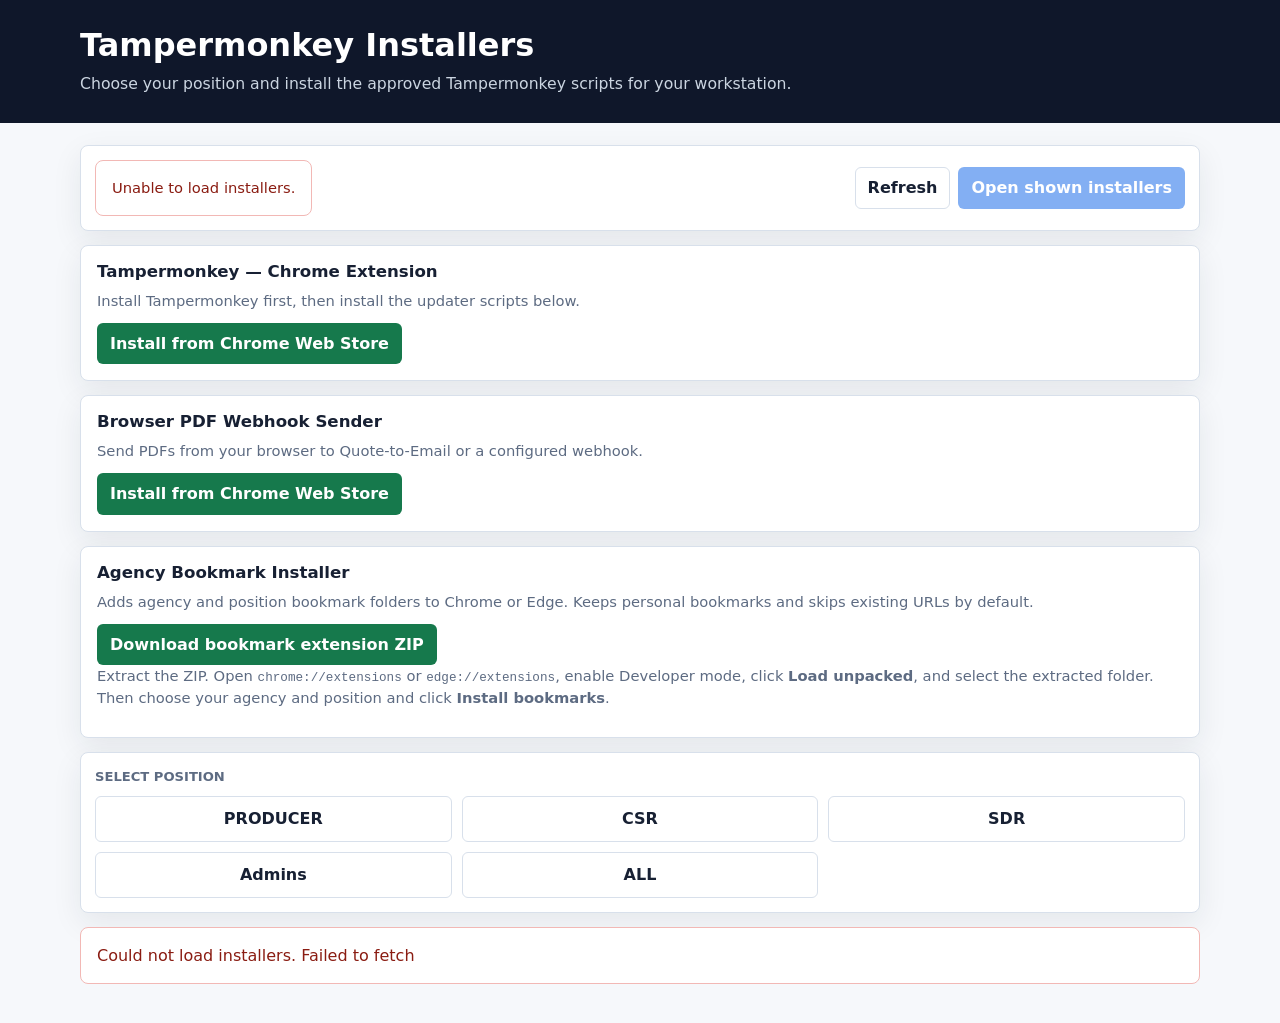
<file: Tampermonkey Installers/updater-installers.html>
<!doctype html>
<html lang="en">
<head>
  <meta charset="utf-8">
  <meta name="viewport" content="width=device-width, initial-scale=1">
  <title>Tampermonkey Installers</title>
  <style>
    :root {
      color-scheme: light;
      --bg: #f6f8fb;
      --panel: #ffffff;
      --ink: #172033;
      --muted: #5d6b82;
      --line: #d8e0eb;
      --blue: #1f6feb;
      --blue-dark: #174ea6;
      --green: #16794c;
      --shadow: 0 10px 30px rgba(23, 32, 51, 0.08);
    }

    * {
      box-sizing: border-box;
    }

    body {
      margin: 0;
      background: var(--bg);
      color: var(--ink);
      font-family: Inter, ui-sans-serif, system-ui, -apple-system, BlinkMacSystemFont, "Segoe UI", sans-serif;
      line-height: 1.45;
    }

    header {
      background: #0f172a;
      color: #fff;
      padding: 28px 20px;
    }

    .wrap {
      width: min(1120px, calc(100% - 32px));
      margin: 0 auto;
    }

    h1 {
      margin: 0;
      font-size: clamp(1.55rem, 2.5vw, 2.25rem);
      line-height: 1.08;
      letter-spacing: 0;
    }

    .subhead {
      margin: 10px 0 0;
      max-width: 820px;
      color: #cbd5e1;
      font-size: 0.98rem;
    }

    main {
      padding: 22px 0 40px;
    }

    .toolbar,
    .position-panel,
    .script {
      background: var(--panel);
      border: 1px solid var(--line);
      border-radius: 8px;
      box-shadow: var(--shadow);
    }

    .toolbar {
      display: flex;
      align-items: center;
      justify-content: space-between;
      gap: 12px;
      margin-bottom: 14px;
      padding: 14px;
      flex-wrap: wrap;
    }

    .status {
      color: var(--muted);
      font-size: 0.92rem;
    }

    .actions {
      display: flex;
      gap: 8px;
      flex-wrap: wrap;
    }

    button,
    .button {
      appearance: none;
      border: 1px solid transparent;
      border-radius: 6px;
      background: var(--blue);
      color: #fff;
      cursor: pointer;
      display: inline-flex;
      align-items: center;
      justify-content: center;
      gap: 8px;
      min-height: 38px;
      padding: 8px 12px;
      font: inherit;
      font-weight: 650;
      text-decoration: none;
      white-space: nowrap;
    }

    button:hover,
    .button:hover {
      background: var(--blue-dark);
    }

    button:disabled {
      cursor: not-allowed;
      opacity: 0.55;
    }

    .secondary {
      background: #fff;
      border-color: var(--line);
      color: var(--ink);
    }

    .secondary:hover {
      background: #eef3f9;
    }

    .install {
      background: var(--green);
    }

    .install:hover {
      background: #10613c;
    }

    .position-panel {
      padding: 14px;
      margin-bottom: 14px;
    }

    .position-title {
      color: var(--muted);
      font-size: 0.82rem;
      font-weight: 750;
      margin: 0 0 10px;
      text-transform: uppercase;
    }

    .position-buttons {
      display: grid;
      grid-template-columns: repeat(3, minmax(120px, 1fr));
      gap: 10px;
    }

    .position-button {
      background: #fff;
      border-color: var(--line);
      color: var(--ink);
      min-height: 46px;
    }

    .position-button.active {
      background: var(--blue);
      border-color: var(--blue);
      color: #fff;
    }

    .grid {
      display: grid;
      grid-template-columns: repeat(auto-fit, minmax(310px, 1fr));
      gap: 14px;
    }

    .script {
      display: flex;
      flex-direction: column;
      min-height: 274px;
      padding: 16px;
    }

    .script h2 {
      margin: 0 0 8px;
      font-size: 1.04rem;
      line-height: 1.2;
      letter-spacing: 0;
    }

    .description {
      color: var(--muted);
      font-size: 0.92rem;
      margin: 0 0 12px;
    }

    .tag-list {
      display: flex;
      flex-wrap: wrap;
      gap: 6px;
      margin: -2px 0 12px;
    }

    .tag {
      background: #f8fafc;
      border: 1px solid #cbd5e1;
      border-radius: 999px;
      color: #243043;
      font-size: 0.78rem;
      font-weight: 750;
      line-height: 1.2;
      padding: 4px 8px;
    }

    dl {
      display: grid;
      grid-template-columns: auto 1fr;
      gap: 6px 10px;
      margin: 0 0 14px;
      font-size: 0.86rem;
    }

    dt {
      color: var(--muted);
      font-weight: 700;
    }

    dd {
      margin: 0;
      min-width: 0;
      overflow-wrap: anywhere;
    }

    code {
      font-family: "Cascadia Mono", "SFMono-Regular", Consolas, monospace;
      font-size: 0.86em;
    }

    .card-actions {
      display: flex;
      gap: 8px;
      margin-top: auto;
      flex-wrap: wrap;
    }

    .details {
      border-top: 1px solid var(--line);
      color: var(--muted);
      display: none;
      font-size: 0.9rem;
      margin-top: 12px;
      padding-top: 12px;
    }

    .details.open {
      display: block;
    }

    .empty,
    .error {
      background: #fff;
      border: 1px solid var(--line);
      border-radius: 8px;
      padding: 16px;
      color: var(--muted);
    }

    .error {
      border-color: #f2b8b5;
      color: #8a1c12;
    }

    @media (max-width: 700px) {
      .position-buttons {
        grid-template-columns: 1fr;
      }

      button,
      .button {
        width: 100%;
      }
    }
  </style>
</head>
<body>
  <header>
    <div class="wrap">
      <h1>Tampermonkey Installers</h1>
      <p class="subhead">Choose your position and install the approved Tampermonkey scripts for your workstation.</p>
    </div>
  </header>

  <main class="wrap">
    <div class="toolbar">
      <div class="status" id="status">Loading installer config...</div>
      <div class="actions">
        <button type="button" class="secondary" id="refresh">Refresh</button>
        <button type="button" id="openAll" disabled>Open shown installers</button>
      </div>
    </div>

    <article class="script" id="tampermonkey-extension" style="min-height: 0; margin-bottom: 14px;">
      <h2>Tampermonkey — Chrome Extension</h2>
      <p class="description">Install Tampermonkey first, then install the updater scripts below.</p>
      <div class="card-actions">
        <a class="button install" href="https://chromewebstore.google.com/detail/tampermonkey/dhdgffkkebhmkfjojejmpbldmpobfkfo" target="_blank" rel="noopener noreferrer">Install from Chrome Web Store</a>
      </div>
    </article>
    <article class="script" id="pdf-sender-extension" style="min-height: 0; margin-bottom: 14px;">
      <h2>Browser PDF Webhook Sender</h2>
      <p class="description">Send PDFs from your browser to Quote-to-Email or a configured webhook.</p>
      <div class="card-actions">
        <a class="button install" href="https://chromewebstore.google.com/detail/browser-pdf-webhook-sende/bcibjdjhefjdmemhfmleoonanjfmgdkn" target="_blank" rel="noopener noreferrer">Install from Chrome Web Store</a>
      </div>
    </article>
    <article class="script" id="bookmark-installer-extension" style="min-height: 0; margin-bottom: 14px;">
      <h2>Agency Bookmark Installer</h2>
      <p class="description">Adds agency and position bookmark folders to Chrome or Edge. Keeps personal bookmarks and skips existing URLs by default.</p>
      <div class="card-actions">
        <a class="button install" href="./downloads/Agency-Bookmark-Installer.zip" download>Download bookmark extension ZIP</a>
      </div>
      <p class="description">Extract the ZIP. Open <code>chrome://extensions</code> or <code>edge://extensions</code>, enable Developer mode, click <strong>Load unpacked</strong>, and select the extracted folder. Then choose your agency and position and click <strong>Install bookmarks</strong>.</p>
    </article>
    <section class="position-panel">
      <p class="position-title">Select position</p>
      <div class="position-buttons" id="positionButtons"></div>
    </section>

    <section class="grid" id="scripts" aria-live="polite"></section>
  </main>

  <script>
    const OWNER = 'ugomez809';
    const REPO = 'GIA-TamperMonkey';
    const BRANCH = 'main';
    const CONFIG_URL = './Installer/installer-config.json';
    const RAW_BASE_URL = `https://raw.githubusercontent.com/${OWNER}/${REPO}/${BRANCH}/`;
    const POSITION_STORAGE_KEY = 'tampermonkeyInstallerPosition';

    const state = {
      config: null,
      position: '',
      scripts: [],
      shownScripts: []
    };

    const scriptsEl = document.getElementById('scripts');
    const statusEl = document.getElementById('status');
    const refreshButton = document.getElementById('refresh');
    const openAllButton = document.getElementById('openAll');
    const positionButtons = document.getElementById('positionButtons');

    function encodePath(path) {
      return path.split('/').map(encodeURIComponent).join('/');
    }

    function rawUrl(path) {
      return `${RAW_BASE_URL}${encodePath(path)}`;
    }

    function clean(value) {
      return String(value || '').replace(/\s+/g, ' ').trim();
    }

    function escapeHtml(value) {
      return String(value || '').replace(/[&<>"']/g, (character) => ({
        '&': '&amp;',
        '<': '&lt;',
        '>': '&gt;',
        '"': '&quot;',
        "'": '&#39;'
      }[character]));
    }

    function renderTags(tags) {
      const cleanTags = (Array.isArray(tags) ? tags : []).map(clean).filter(Boolean);
      if (!cleanTags.length) return '';
      return `
        <div class="tag-list" aria-label="Script tags">
          ${cleanTags.map((tag) => `<span class="tag">${escapeHtml(tag)}</span>`).join('')}
        </div>
      `;
    }

    function readMeta(source, key) {
      const pattern = new RegExp(`^//\\s*@${key}\\s+(.+)$`, 'mi');
      const match = source.match(pattern);
      return match ? clean(match[1]) : '';
    }

    function readMatches(source) {
      return Array.from(source.matchAll(/^\/\/\s*@match\s+(.+)$/gmi))
        .map((match) => clean(match[1]))
        .filter(Boolean);
    }

    function readConst(source, name) {
      const pattern = new RegExp(`const\\s+${name}\\s*=\\s*['"]([^'"]+)['"]`);
      const match = source.match(pattern);
      return match ? clean(match[1]) : '';
    }

    async function fetchText(url) {
      const response = await fetch(url, { cache: 'no-store' });
      if (!response.ok) {
        throw new Error(`${url} returned ${response.status}`);
      }
      return response.text();
    }

    function targetPathFromUpdater(path, source) {
      const targetFile = readConst(source, 'TARGET_FILE');
      if (!targetFile) return '';
      const folder = path.split('/').slice(0, -1).join('/');
      return `${folder}/${targetFile}`;
    }

    async function loadScript(configScript) {
      const installerSource = await fetchText(`${rawUrl(configScript.path)}?installer=${Date.now()}`);
      const targetPath = targetPathFromUpdater(configScript.path, installerSource);
      const isDirectScript = !targetPath;
      const targetSource = isDirectScript
        ? installerSource
        : await fetchText(`${rawUrl(targetPath)}?script=${Date.now()}`);

      const scriptVersion = readMeta(targetSource, 'version') || 'unknown';
      const scriptName = readMeta(targetSource, 'name');
      const scriptDescription = readMeta(targetSource, 'description');

      const installerName = readMeta(installerSource, 'name') || configScript.path.split('/').pop();
      const displayName = scriptName || installerName.replace(/\s+Updater$/i, '');

      return {
        path: configScript.path,
        installUrl: readMeta(installerSource, 'downloadURL') || readMeta(installerSource, 'updateURL') || rawUrl(configScript.path),
        name: displayName,
        installerName,
        installerVersion: readMeta(installerSource, 'version') || 'unknown',
        scriptVersion,
        description: configScript.summary || scriptDescription || readMeta(installerSource, 'description') || 'Tampermonkey script.',
        details: configScript.details || scriptDescription || readMeta(installerSource, 'description') || '',
        matches: readMatches(targetSource),
        targetPath: targetPath || configScript.path,
        installType: isDirectScript ? 'Direct script' : 'Updater',
        positions: configScript.positions || [],
        tags: Array.isArray(configScript.tags) ? configScript.tags.map(clean).filter(Boolean) : []
      };
    }

    function setStatus(message, isError = false) {
      statusEl.textContent = message;
      statusEl.classList.toggle('error', isError);
    }

    function renderEmpty(message) {
      scriptsEl.innerHTML = '';
      const node = document.createElement('div');
      node.className = 'empty';
      node.textContent = message;
      scriptsEl.appendChild(node);
    }

    function renderError(message) {
      scriptsEl.innerHTML = '';
      const node = document.createElement('div');
      node.className = 'error';
      node.textContent = message;
      scriptsEl.appendChild(node);
    }

    function renderPositionButtons() {
      positionButtons.innerHTML = '';
      (state.config.positions || []).forEach((position) => {
        const button = document.createElement('button');
        button.type = 'button';
        button.className = 'position-button';
        button.dataset.position = position;
        button.textContent = position;
        button.classList.toggle('active', state.position === position);
        positionButtons.appendChild(button);
      });
    }

    function filterScripts() {
      if (!state.position) return [];
      return state.scripts.filter((script) => script.positions.includes(state.position));
    }

    function renderScripts() {
      state.shownScripts = filterScripts();
      openAllButton.disabled = state.shownScripts.length === 0;
      renderPositionButtons();

      if (!state.position) {
        renderEmpty('Choose your position to show installers.');
        setStatus(`Loaded ${state.scripts.length} configured installers.`);
        return;
      }

      if (!state.shownScripts.length) {
        renderEmpty('No installers are assigned to this position.');
        setStatus(`Showing 0 installers for ${state.position}.`);
        return;
      }

      scriptsEl.innerHTML = '';
      state.shownScripts.forEach((script, index) => {
        const article = document.createElement('article');
        article.className = 'script';
        article.innerHTML = `
          <h2>${script.name}</h2>
          <p class="description">${script.description}</p>
          ${renderTags(script.tags)}
          <dl>
            <dt>Install type</dt>
            <dd>${script.installType}</dd>
            <dt>Installer version</dt>
            <dd>${script.installerVersion}</dd>
            <dt>Script version</dt>
            <dd>${script.scriptVersion}</dd>
            <dt>Installer path</dt>
            <dd><code>${script.path}</code></dd>
            <dt>Script path</dt>
            <dd><code>${script.targetPath}</code></dd>
            <dt>Runs on</dt>
            <dd>${script.matches.length ? script.matches.join(', ') : 'Not specified'}</dd>
          </dl>
          <div class="card-actions">
            <a class="button install" href="${script.installUrl}" target="_blank" rel="noopener">Install</a>
            <button type="button" class="secondary" data-details="${index}">Details</button>
          </div>
          <div class="details" id="details-${index}">${script.details || script.description}</div>
        `;
        scriptsEl.appendChild(article);
      });
      setStatus(`Showing ${state.shownScripts.length} installers for ${state.position}.`);
    }

    async function loadInstallers() {
      refreshButton.disabled = true;
      openAllButton.disabled = true;
      setStatus('Loading installer config...');

      try {
        const configResponse = await fetch(`${CONFIG_URL}?config=${Date.now()}`, { cache: 'no-store' });
        if (!configResponse.ok) throw new Error(`Installer config returned ${configResponse.status}`);
        state.config = await configResponse.json();
        const savedPosition = localStorage.getItem(POSITION_STORAGE_KEY) || '';
        state.position = (state.config.positions || []).includes(savedPosition) ? savedPosition : '';
        renderPositionButtons();
        setStatus('Loading script versions...');
        state.scripts = await Promise.all((state.config.scripts || []).map(loadScript));
        state.scripts.sort((a, b) => a.name.localeCompare(b.name));
        renderScripts();
      } catch (error) {
        renderError(`Could not load installers. ${error.message || error}`);
        setStatus('Unable to load installers.', true);
      } finally {
        refreshButton.disabled = false;
      }
    }

    positionButtons.addEventListener('click', (event) => {
      const button = event.target.closest('button[data-position]');
      if (!button) return;
      state.position = button.dataset.position;
      localStorage.setItem(POSITION_STORAGE_KEY, state.position);
      renderScripts();
    });

    scriptsEl.addEventListener('click', (event) => {
      const button = event.target.closest('button[data-details]');
      if (!button) return;
      const panel = document.getElementById(`details-${button.dataset.details}`);
      if (!panel) return;
      panel.classList.toggle('open');
    });

    refreshButton.addEventListener('click', loadInstallers);
    openAllButton.addEventListener('click', () => {
      state.shownScripts.forEach((script, index) => {
        window.setTimeout(() => window.open(script.installUrl, '_blank', 'noopener'), index * 350);
      });
    });

    loadInstallers();
  </script>
</body>
</html>
</file>
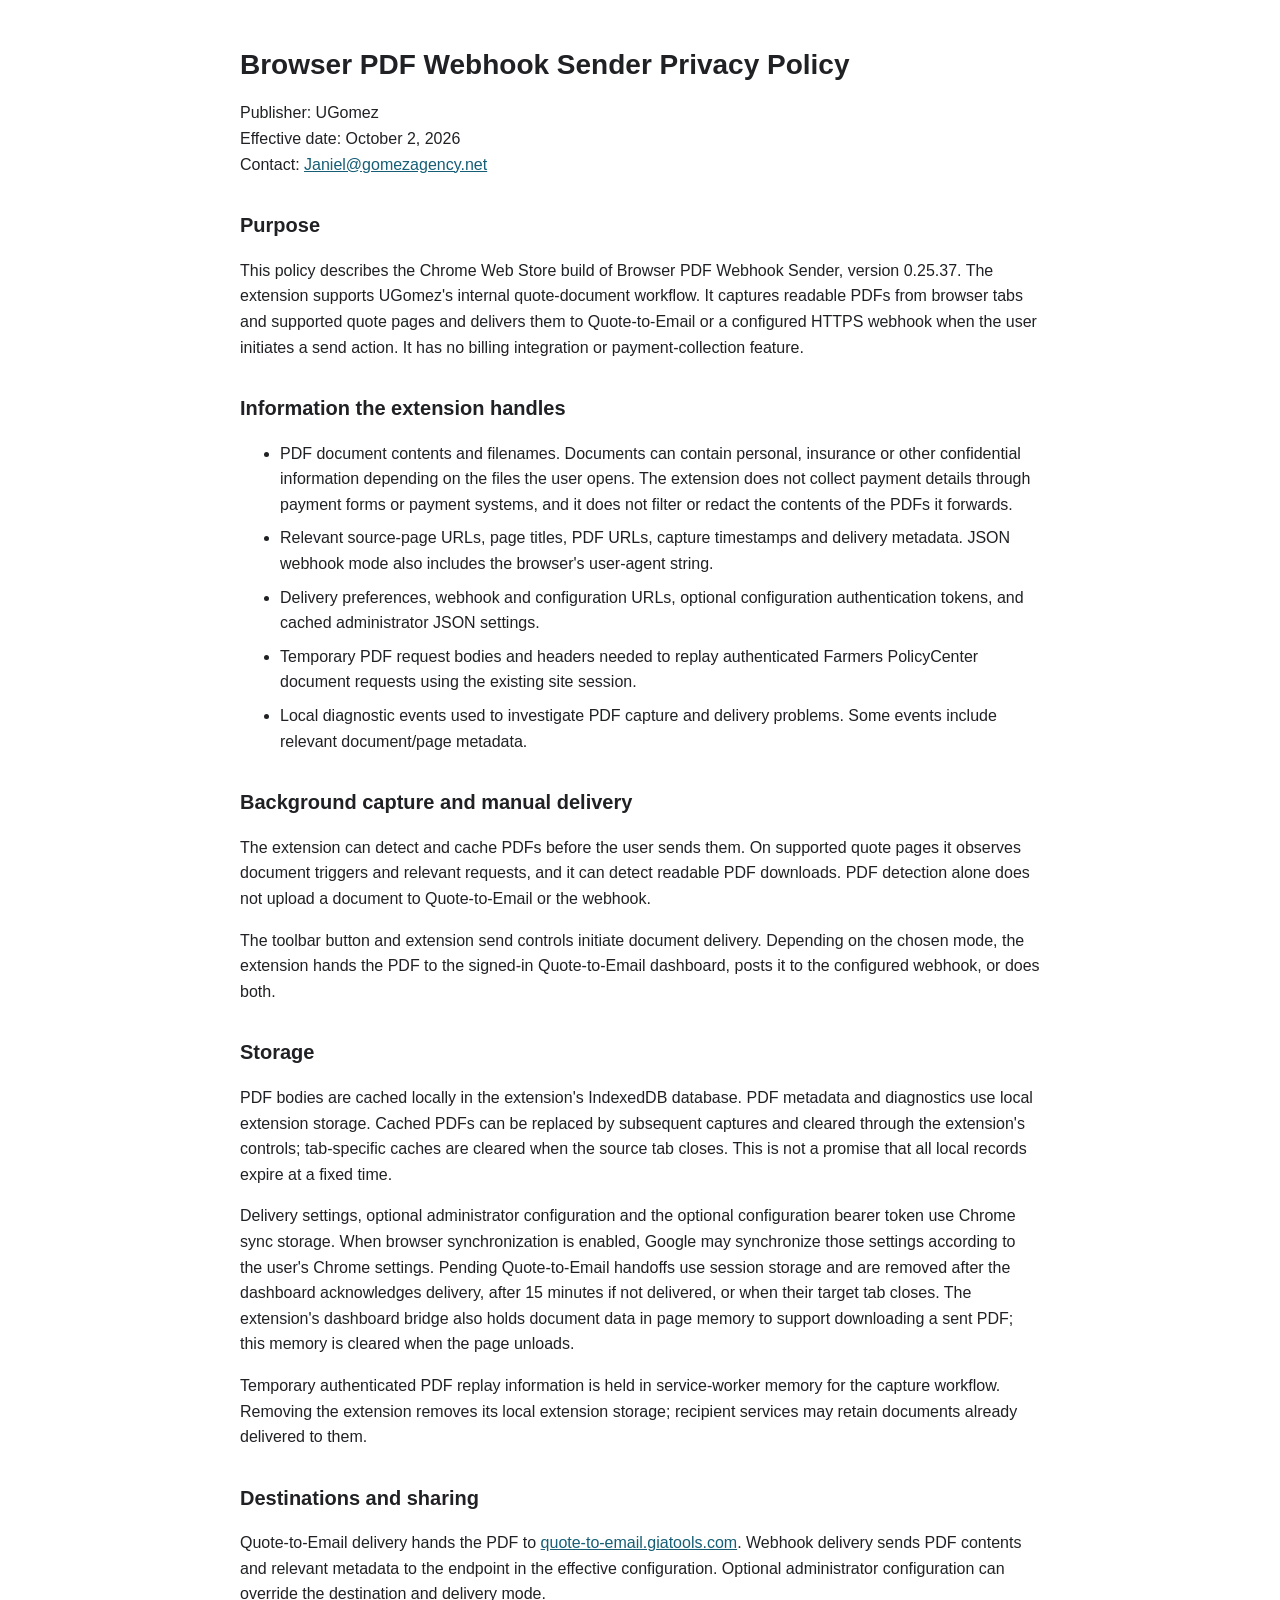
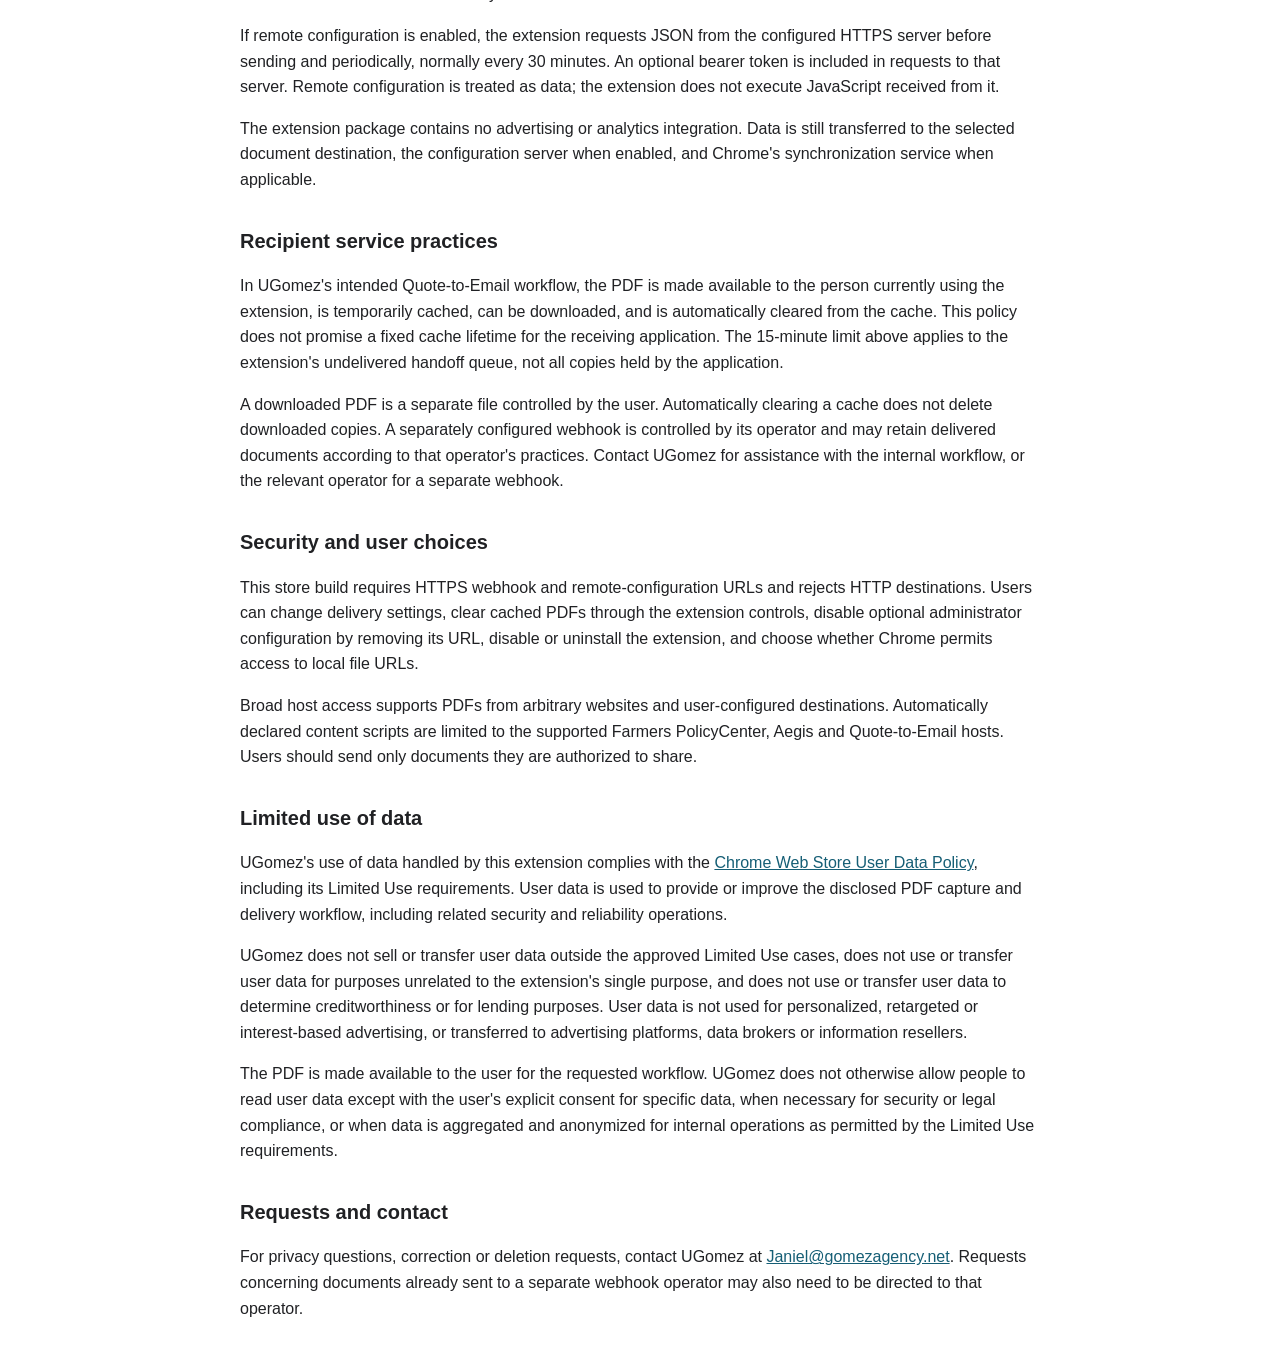
<file: Extentions/Browser-PDF-Webhook-Sender/privacy.html>
<!doctype html>
<html lang="en">
<head>
  <meta charset="utf-8">
  <meta name="viewport" content="width=device-width, initial-scale=1">
  <title>UGomez - Browser PDF Webhook Sender Privacy Policy</title>
  <style>
    body { margin: 0; background: #fff; color: #202124; font: 16px/1.6 Arial, sans-serif; }
    main { max-width: 800px; margin: 48px auto; padding: 0 24px; }
    h1 { font-size: 28px; line-height: 1.2; }
    h2 { font-size: 20px; margin-top: 32px; }
    a { color: #155e75; }
    li { margin-bottom: 8px; }
  </style>
</head>
<body>
<main>
  <h1>Browser PDF Webhook Sender Privacy Policy</h1>
  <p>Publisher: UGomez<br>Effective date: October 2, 2026<br>Contact: <a href="mailto:Janiel@gomezagency.net">Janiel@gomezagency.net</a></p>
  <h2>Purpose</h2>
  <p>This policy describes the Chrome Web Store build of Browser PDF Webhook Sender, version 0.25.37. The extension supports UGomez's internal quote-document workflow. It captures readable PDFs from browser tabs and supported quote pages and delivers them to Quote-to-Email or a configured HTTPS webhook when the user initiates a send action. It has no billing integration or payment-collection feature.</p>
  <h2>Information the extension handles</h2>
  <ul>
    <li>PDF document contents and filenames. Documents can contain personal, insurance or other confidential information depending on the files the user opens. The extension does not collect payment details through payment forms or payment systems, and it does not filter or redact the contents of the PDFs it forwards.</li>
    <li>Relevant source-page URLs, page titles, PDF URLs, capture timestamps and delivery metadata. JSON webhook mode also includes the browser's user-agent string.</li>
    <li>Delivery preferences, webhook and configuration URLs, optional configuration authentication tokens, and cached administrator JSON settings.</li>
    <li>Temporary PDF request bodies and headers needed to replay authenticated Farmers PolicyCenter document requests using the existing site session.</li>
    <li>Local diagnostic events used to investigate PDF capture and delivery problems. Some events include relevant document/page metadata.</li>
  </ul>
  <h2>Background capture and manual delivery</h2>
  <p>The extension can detect and cache PDFs before the user sends them. On supported quote pages it observes document triggers and relevant requests, and it can detect readable PDF downloads. PDF detection alone does not upload a document to Quote-to-Email or the webhook.</p>
  <p>The toolbar button and extension send controls initiate document delivery. Depending on the chosen mode, the extension hands the PDF to the signed-in Quote-to-Email dashboard, posts it to the configured webhook, or does both.</p>
  <h2>Storage</h2>
  <p>PDF bodies are cached locally in the extension's IndexedDB database. PDF metadata and diagnostics use local extension storage. Cached PDFs can be replaced by subsequent captures and cleared through the extension's controls; tab-specific caches are cleared when the source tab closes. This is not a promise that all local records expire at a fixed time.</p>
  <p>Delivery settings, optional administrator configuration and the optional configuration bearer token use Chrome sync storage. When browser synchronization is enabled, Google may synchronize those settings according to the user's Chrome settings. Pending Quote-to-Email handoffs use session storage and are removed after the dashboard acknowledges delivery, after 15 minutes if not delivered, or when their target tab closes. The extension's dashboard bridge also holds document data in page memory to support downloading a sent PDF; this memory is cleared when the page unloads.</p>
  <p>Temporary authenticated PDF replay information is held in service-worker memory for the capture workflow. Removing the extension removes its local extension storage; recipient services may retain documents already delivered to them.</p>
  <h2>Destinations and sharing</h2>
  <p>Quote-to-Email delivery hands the PDF to <a href="https://quote-to-email.giatools.com/dashboard">quote-to-email.giatools.com</a>. Webhook delivery sends PDF contents and relevant metadata to the endpoint in the effective configuration. Optional administrator configuration can override the destination and delivery mode.</p>
  <p>If remote configuration is enabled, the extension requests JSON from the configured HTTPS server before sending and periodically, normally every 30 minutes. An optional bearer token is included in requests to that server. Remote configuration is treated as data; the extension does not execute JavaScript received from it.</p>
  <p>The extension package contains no advertising or analytics integration. Data is still transferred to the selected document destination, the configuration server when enabled, and Chrome's synchronization service when applicable.</p>
  <h2>Recipient service practices</h2>
  <p>In UGomez's intended Quote-to-Email workflow, the PDF is made available to the person currently using the extension, is temporarily cached, can be downloaded, and is automatically cleared from the cache. This policy does not promise a fixed cache lifetime for the receiving application. The 15-minute limit above applies to the extension's undelivered handoff queue, not all copies held by the application.</p>
  <p>A downloaded PDF is a separate file controlled by the user. Automatically clearing a cache does not delete downloaded copies. A separately configured webhook is controlled by its operator and may retain delivered documents according to that operator's practices. Contact UGomez for assistance with the internal workflow, or the relevant operator for a separate webhook.</p>
  <h2>Security and user choices</h2>
  <p>This store build requires HTTPS webhook and remote-configuration URLs and rejects HTTP destinations. Users can change delivery settings, clear cached PDFs through the extension controls, disable optional administrator configuration by removing its URL, disable or uninstall the extension, and choose whether Chrome permits access to local file URLs.</p>
  <p>Broad host access supports PDFs from arbitrary websites and user-configured destinations. Automatically declared content scripts are limited to the supported Farmers PolicyCenter, Aegis and Quote-to-Email hosts. Users should send only documents they are authorized to share.</p>
  <h2>Limited use of data</h2>
  <p>UGomez's use of data handled by this extension complies with the <a href="https://developer.chrome.com/docs/webstore/program-policies/policies#protecting_user_privacy">Chrome Web Store User Data Policy</a>, including its Limited Use requirements. User data is used to provide or improve the disclosed PDF capture and delivery workflow, including related security and reliability operations.</p>
  <p>UGomez does not sell or transfer user data outside the approved Limited Use cases, does not use or transfer user data for purposes unrelated to the extension's single purpose, and does not use or transfer user data to determine creditworthiness or for lending purposes. User data is not used for personalized, retargeted or interest-based advertising, or transferred to advertising platforms, data brokers or information resellers.</p>
  <p>The PDF is made available to the user for the requested workflow. UGomez does not otherwise allow people to read user data except with the user's explicit consent for specific data, when necessary for security or legal compliance, or when data is aggregated and anonymized for internal operations as permitted by the Limited Use requirements.</p>
  <h2>Requests and contact</h2>
  <p>For privacy questions, correction or deletion requests, contact UGomez at <a href="mailto:Janiel@gomezagency.net">Janiel@gomezagency.net</a>. Requests concerning documents already sent to a separate webhook operator may also need to be directed to that operator.</p>
</main>
</body>
</html>
</file>
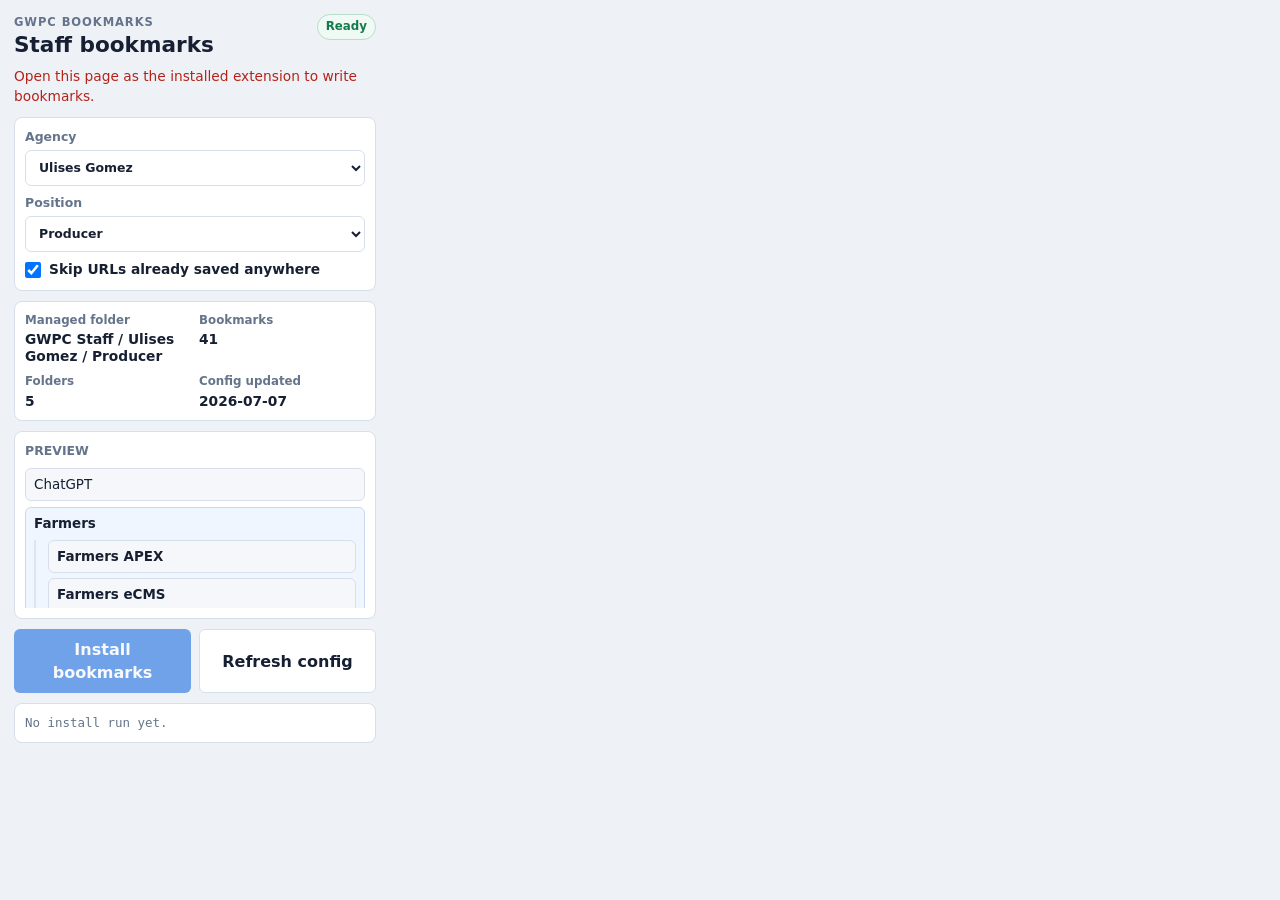
<file: Extentions/Staff-Bookmark-Installer/popup.html>
<!doctype html>
<html lang="en">
<head>
  <meta charset="utf-8">
  <meta name="viewport" content="width=device-width, initial-scale=1">
  <title>Staff Bookmarks</title>
  <link rel="stylesheet" href="styles.css">
</head>
<body>
  <main class="surface">
    <header class="topbar">
      <div>
        <p class="eyebrow">GWPC Bookmarks</p>
        <h1>Staff bookmarks</h1>
      </div>
      <span id="configStatus" class="badge neutral">Loading</span>
    </header>

    <p id="message" class="message">Loading bookmark sets...</p>

    <section class="controls" aria-label="Bookmark selection">
      <label>
        <span>Agency</span>
        <select id="agencySelect"></select>
      </label>
      <label>
        <span>Position</span>
        <select id="positionSelect"></select>
      </label>
      <label class="check-row">
        <input id="skipExistingAnywhere" type="checkbox" checked>
        <span>Skip URLs already saved anywhere</span>
      </label>
    </section>

    <section class="summary" aria-label="Selected bookmark set">
      <div>
        <span>Managed folder</span>
        <strong id="managedPath">-</strong>
      </div>
      <div>
        <span>Bookmarks</span>
        <strong id="bookmarkCount">0</strong>
      </div>
      <div>
        <span>Folders</span>
        <strong id="folderCount">0</strong>
      </div>
      <div>
        <span>Config updated</span>
        <strong id="updatedAt">-</strong>
      </div>
    </section>

    <section class="preview" aria-label="Preview">
      <p class="preview-title">Preview</p>
      <div id="previewTree" class="preview-tree"></div>
    </section>

    <div class="actions">
      <button id="installButton" class="primary" type="button" disabled>Install bookmarks</button>
      <button id="refreshButton" class="secondary" type="button">Refresh config</button>
    </div>

    <section class="result" aria-label="Install result">
      <pre id="resultLog">No install run yet.</pre>
    </section>
  </main>
  <script src="popup.js"></script>
</body>
</html>
</file>
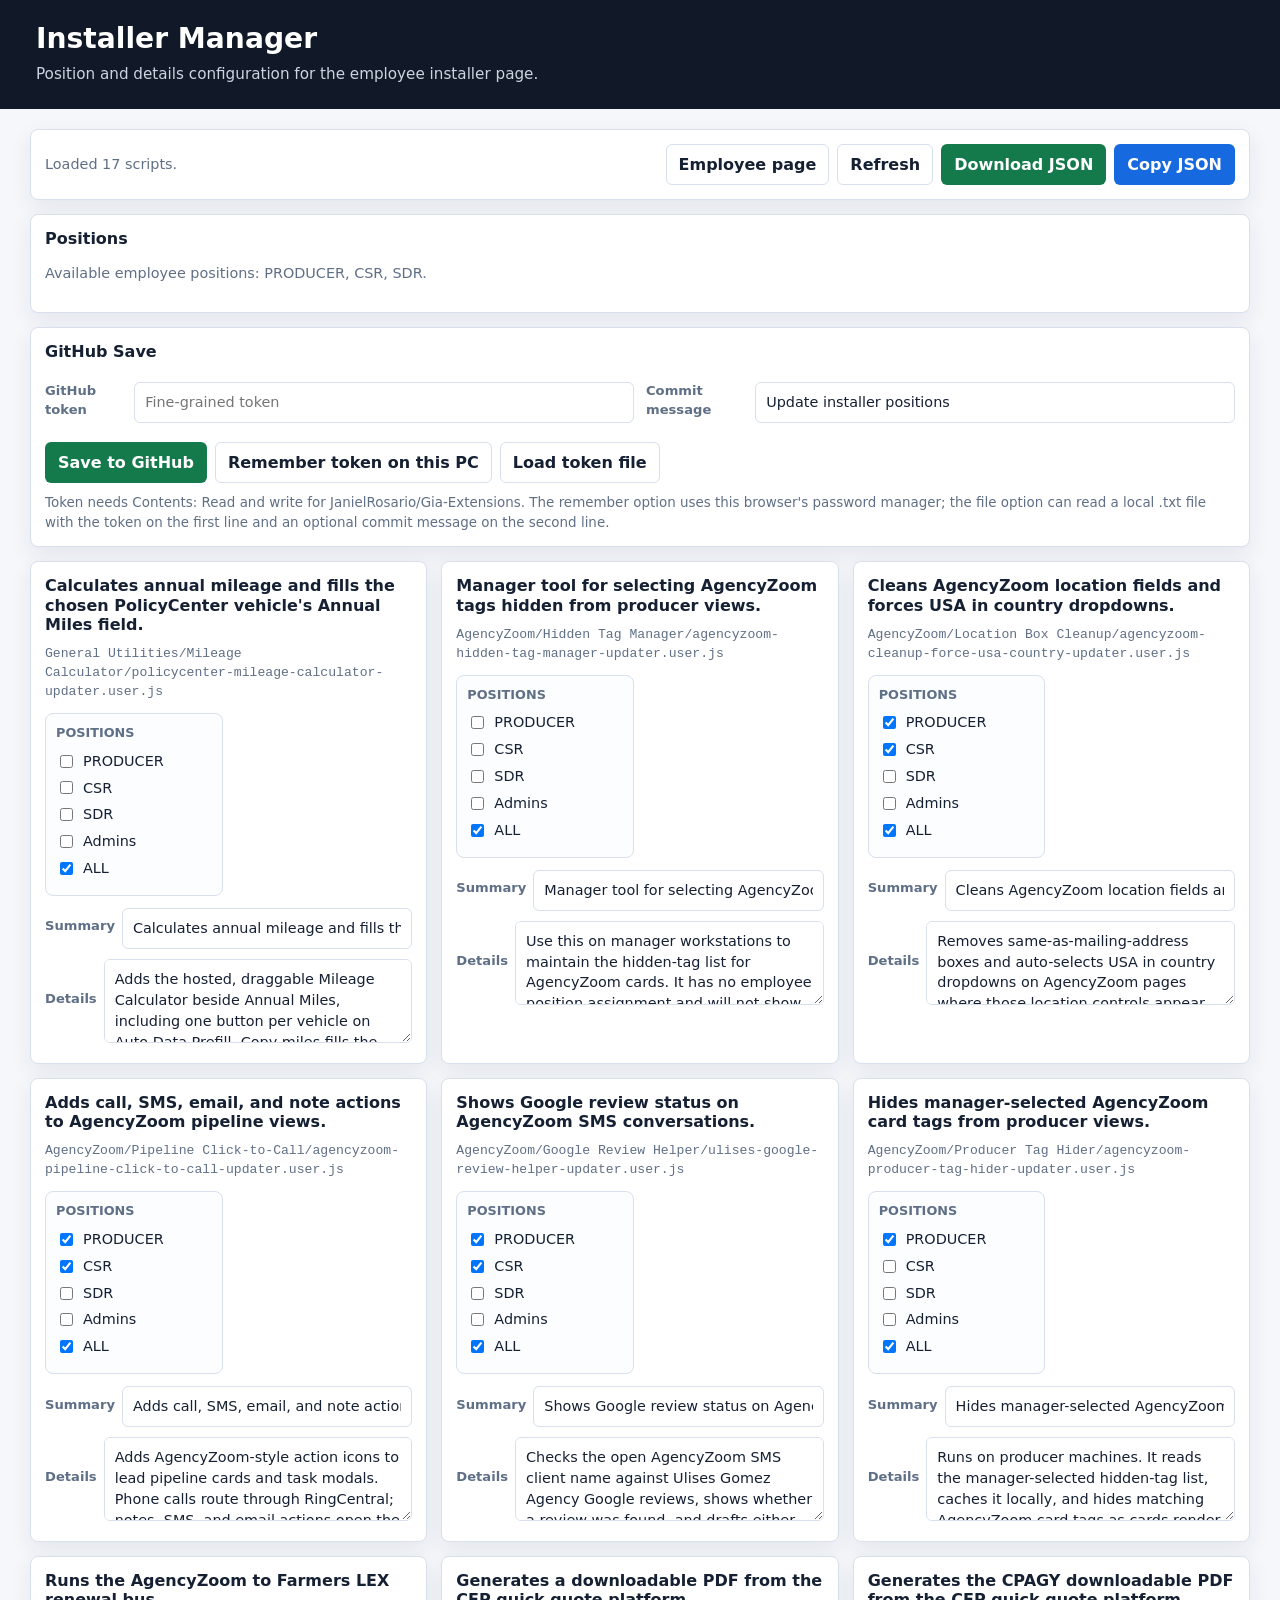
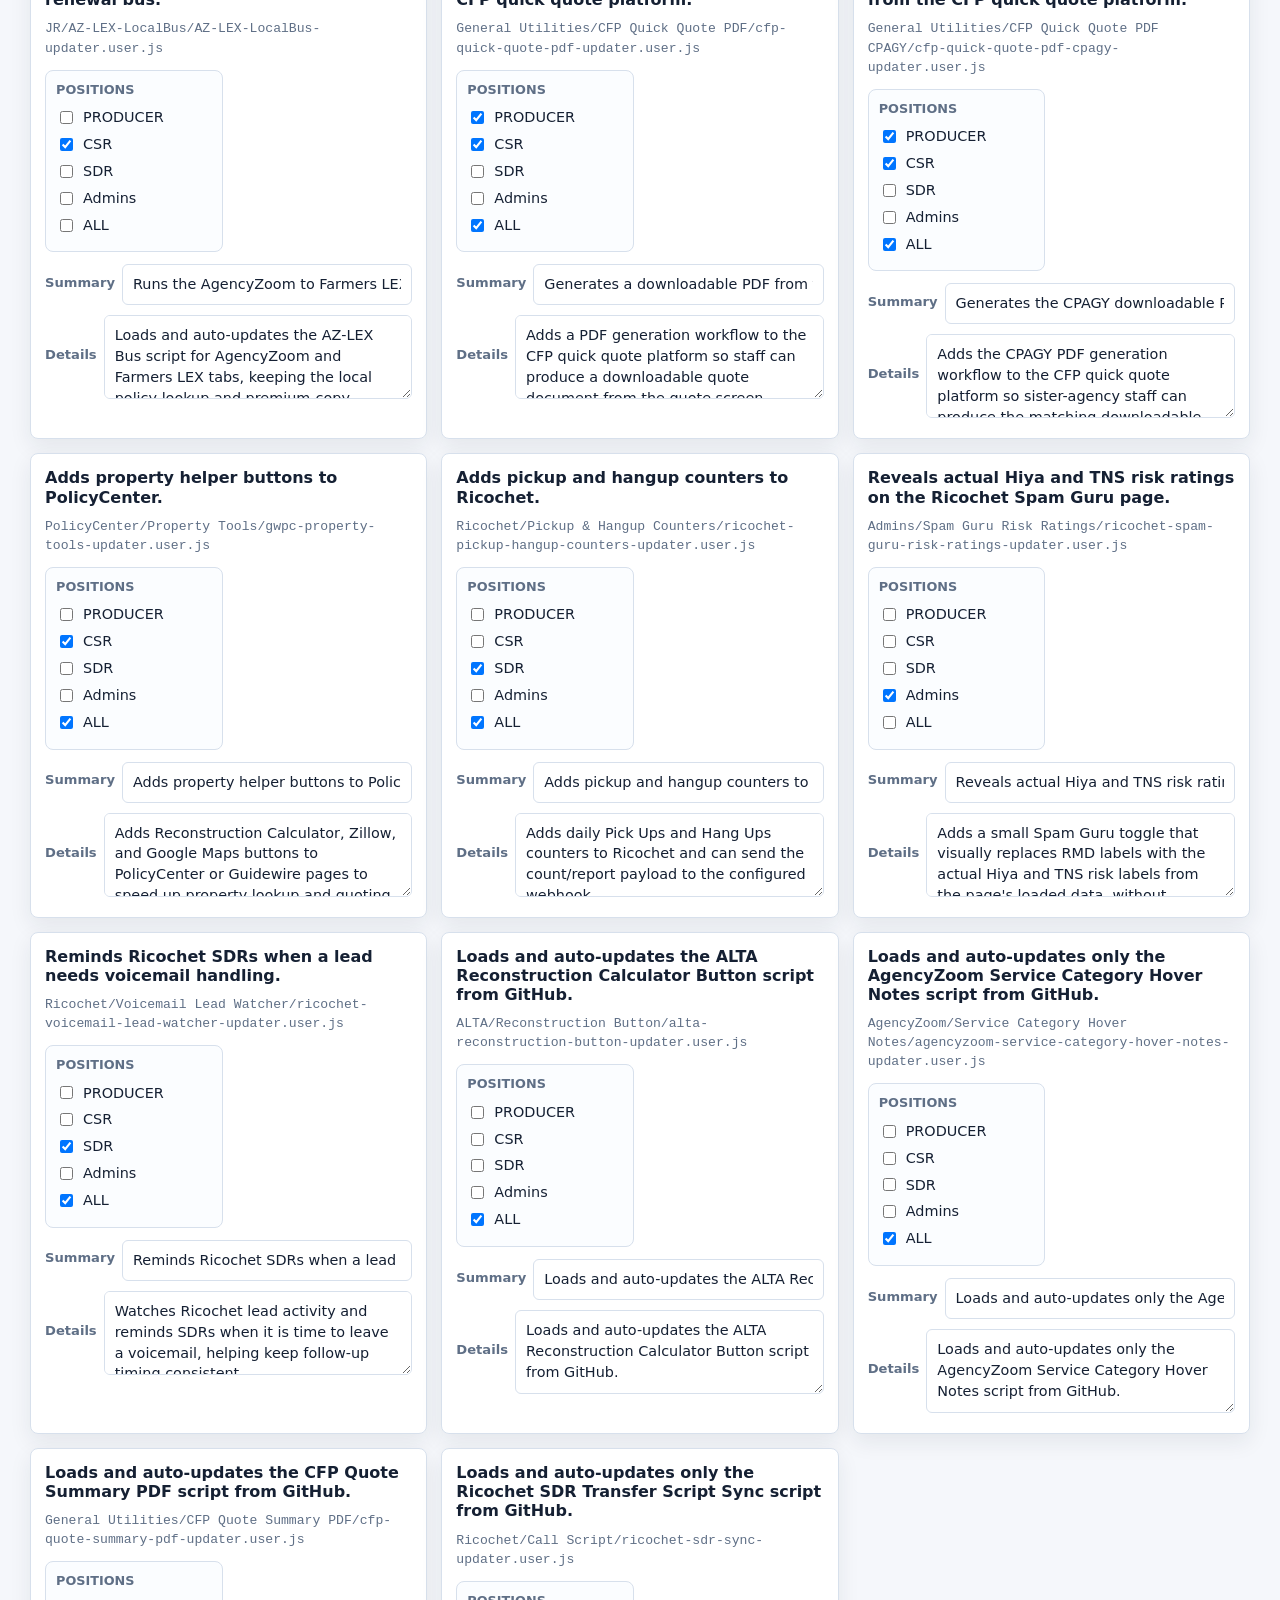
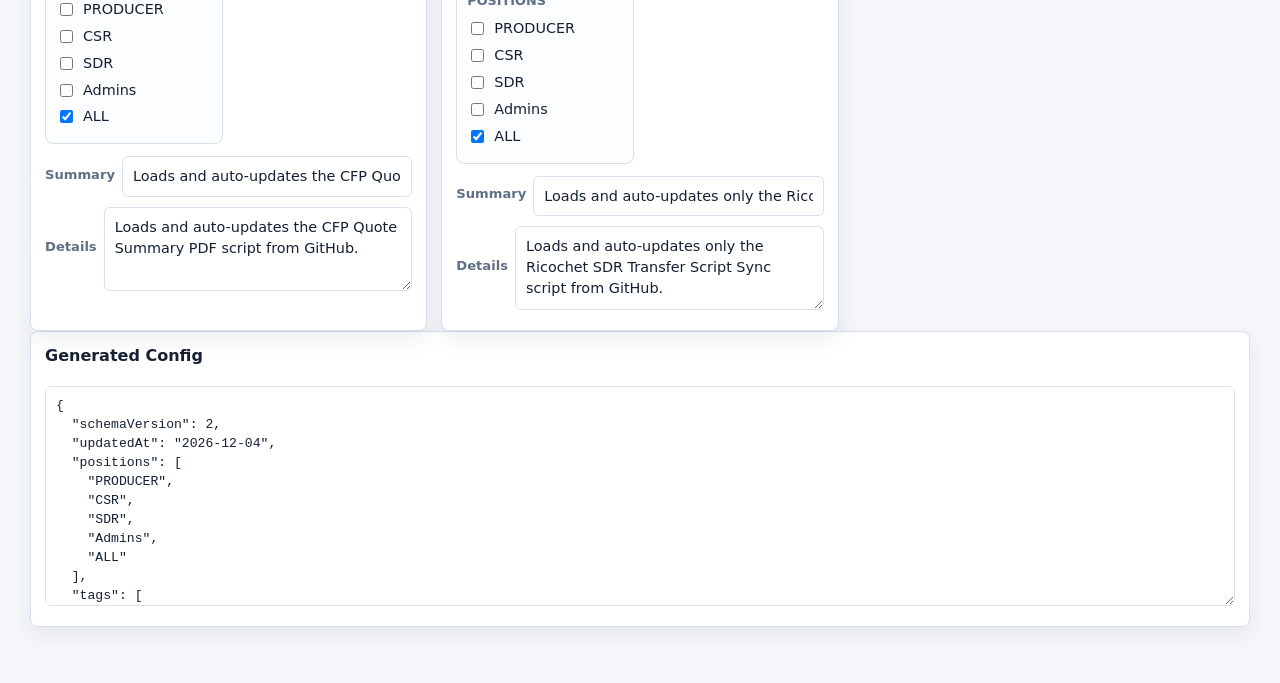
<file: Tampermonkey Installers/Installer/manager.html>
<!doctype html>
<html lang="en">
<head>
  <meta charset="utf-8">
  <meta name="viewport" content="width=device-width, initial-scale=1">
  <title>Installer Manager</title>
  <style>
    :root {
      color-scheme: light;
      --bg: #f5f7fb;
      --panel: #ffffff;
      --ink: #152033;
      --muted: #5f6f86;
      --line: #d7e0ec;
      --blue: #1769e0;
      --blue-dark: #1152b3;
      --green: #147a4b;
      --red: #b42318;
      --shadow: 0 8px 22px rgba(21, 32, 51, 0.08);
    }

    * {
      box-sizing: border-box;
    }

    body {
      margin: 0;
      background: var(--bg);
      color: var(--ink);
      font-family: Inter, ui-sans-serif, system-ui, -apple-system, BlinkMacSystemFont, "Segoe UI", sans-serif;
      line-height: 1.45;
    }

    header {
      background: #111827;
      color: #fff;
      padding: 24px 20px;
    }

    .wrap {
      width: min(1220px, calc(100% - 32px));
      margin: 0 auto;
    }

    h1 {
      margin: 0;
      font-size: clamp(1.45rem, 2.2vw, 2.1rem);
      line-height: 1.1;
      letter-spacing: 0;
    }

    .subhead {
      margin: 8px 0 0;
      color: #cbd5e1;
      max-width: 850px;
      font-size: 0.95rem;
    }

    main {
      padding: 20px 0 42px;
    }

    .toolbar,
    .panel,
    .script {
      background: var(--panel);
      border: 1px solid var(--line);
      border-radius: 8px;
      box-shadow: var(--shadow);
    }

    .toolbar {
      display: flex;
      align-items: center;
      justify-content: space-between;
      gap: 12px;
      padding: 14px;
      margin-bottom: 14px;
      flex-wrap: wrap;
    }

    .status {
      color: var(--muted);
      font-size: 0.9rem;
    }

    .actions {
      display: flex;
      gap: 8px;
      flex-wrap: wrap;
    }

    button,
    .button {
      appearance: none;
      border: 1px solid transparent;
      border-radius: 6px;
      background: var(--blue);
      color: #fff;
      cursor: pointer;
      display: inline-flex;
      align-items: center;
      justify-content: center;
      min-height: 38px;
      padding: 8px 12px;
      font: inherit;
      font-weight: 650;
      text-decoration: none;
      white-space: nowrap;
    }

    button:hover,
    .button:hover {
      background: var(--blue-dark);
    }

    .secondary {
      background: #fff;
      border-color: var(--line);
      color: var(--ink);
    }

    .secondary:hover {
      background: #eef3f9;
    }

    .success {
      background: var(--green);
    }

    .success:hover {
      background: #0f623d;
    }

    .panel {
      padding: 14px;
      margin-bottom: 14px;
    }

    .panel h2,
    .script h2 {
      margin: 0 0 10px;
      font-size: 1rem;
      line-height: 1.2;
      letter-spacing: 0;
    }

    .position-row {
      display: flex;
      align-items: center;
      gap: 8px;
      flex-wrap: wrap;
    }

    input[type="text"],
    input[type="password"],
    textarea {
      width: 100%;
      border: 1px solid var(--line);
      border-radius: 6px;
      color: var(--ink);
      font: inherit;
      padding: 9px 10px;
      background: #fff;
    }

    .position-input {
      max-width: 280px;
    }

    .token-grid {
      display: grid;
      grid-template-columns: minmax(240px, 1fr) minmax(220px, 1fr);
      gap: 12px;
      align-items: end;
    }

    .save-actions {
      margin-top: 12px;
    }

    .token-file {
      display: none;
    }

    .hint {
      color: var(--muted);
      font-size: 0.84rem;
      margin: 10px 0 0;
    }

    .grid {
      display: grid;
      grid-template-columns: repeat(auto-fit, minmax(340px, 1fr));
      gap: 14px;
    }

    .script {
      padding: 14px;
    }

    .path {
      color: var(--muted);
      font-family: "Cascadia Mono", "SFMono-Regular", Consolas, monospace;
      font-size: 0.82rem;
      overflow-wrap: anywhere;
      margin-bottom: 12px;
    }

    .check-groups {
      display: grid;
      grid-template-columns: 1fr 1fr;
      gap: 12px;
      margin: 12px 0;
    }

    .check-group {
      border: 1px solid var(--line);
      border-radius: 8px;
      padding: 10px;
      background: #fbfdff;
    }

    .check-title {
      color: var(--muted);
      font-size: 0.8rem;
      font-weight: 750;
      margin-bottom: 8px;
      text-transform: uppercase;
    }

    label {
      display: flex;
      align-items: center;
      gap: 7px;
      font-size: 0.9rem;
      margin: 6px 0;
    }

    .field {
      margin-top: 10px;
    }

    .field span {
      display: block;
      color: var(--muted);
      font-size: 0.82rem;
      font-weight: 700;
      margin-bottom: 5px;
    }

    textarea {
      min-height: 84px;
      resize: vertical;
    }

    .json-output {
      min-height: 220px;
      font-family: "Cascadia Mono", "SFMono-Regular", Consolas, monospace;
      font-size: 0.82rem;
      margin-top: 10px;
    }

    .error {
      color: var(--red);
    }

    @media (max-width: 760px) {
      .token-grid,
      .check-groups {
        grid-template-columns: 1fr;
      }

      button,
      .button {
        width: 100%;
      }
    }
  </style>
</head>
<body>
  <header>
    <div class="wrap">
      <h1>Installer Manager</h1>
      <p class="subhead">Position and details configuration for the employee installer page.</p>
    </div>
  </header>

  <main class="wrap">
    <div class="toolbar">
      <div class="status" id="status">Loading config...</div>
      <div class="actions">
        <a class="button secondary" href="../updater-installers.html">Employee page</a>
        <button type="button" class="secondary" id="refresh">Refresh</button>
        <button type="button" class="success" id="download">Download JSON</button>
        <button type="button" id="copy">Copy JSON</button>
      </div>
    </div>

    <section class="panel">
      <h2>Positions</h2>
      <p class="status">Available employee positions: PRODUCER, CSR, SDR.</p>
    </section>

    <section class="panel">
      <h2>GitHub Save</h2>
      <div class="token-grid">
        <input class="token-file" type="text" id="githubTokenUsername" name="username" autocomplete="username" value="Tampermonkey Installer Manager" tabindex="-1" aria-hidden="true">
        <label class="field">
          <span>GitHub token</span>
          <input type="password" id="githubToken" name="password" autocomplete="current-password" spellcheck="false" placeholder="Fine-grained token">
        </label>
        <label class="field">
          <span>Commit message</span>
          <input type="text" id="commitMessage" name="commit-message" autocomplete="on" value="Update installer positions">
        </label>
      </div>
      <div class="actions save-actions">
        <button type="button" class="success" id="saveGitHub">Save to GitHub</button>
        <button type="button" class="secondary" id="rememberToken">Remember token on this PC</button>
        <button type="button" class="secondary" id="loadTokenFile">Load token file</button>
      </div>
      <input class="token-file" type="file" id="tokenFileInput" accept=".txt,text/plain">
      <p class="hint">Token needs Contents: Read and write for JanielRosario/Gia-Extensions. The remember option uses this browser's password manager; the file option can read a local .txt file with the token on the first line and an optional commit message on the second line.</p>
    </section>

    <section class="grid" id="scripts"></section>

    <section class="panel">
      <h2>Generated Config</h2>
      <textarea class="json-output" id="jsonOutput" spellcheck="false"></textarea>
    </section>
  </main>

  <script>
    const OWNER = 'JanielRosario';
    const REPO = 'Gia-Extensions';
    const BRANCH = 'main';
    const CONFIG_PATH = 'Tampermonkey Installers/Installer/installer-config.json';
    const CONFIG_URL = './installer-config.json';
    const GITHUB_CONTENTS_URL = `https://api.github.com/repos/${OWNER}/${REPO}/contents/${encodeRepoPath(CONFIG_PATH)}`;
    const REQUIRED_POSITIONS = ['PRODUCER', 'CSR', 'SDR'];
    const DEFAULT_COMMIT_MESSAGE = 'Update installer positions';
    const TOKEN_STORAGE_KEY = 'tampermonkeyInstallerManagerToken';
    const COMMIT_MESSAGE_STORAGE_KEY = 'tampermonkeyInstallerManagerCommitMessage';
    const CREDENTIAL_ID = 'janiel-gia-extensions-installer-token';
    const CREDENTIAL_NAME = 'Tampermonkey Installer Manager';
    const DB_NAME = 'tampermonkeyInstallerManager';
    const DB_VERSION = 1;
    const DB_STORE_NAME = 'settings';
    const TOKEN_FILE_HANDLE_KEY = 'tokenFileHandle';

    const state = {
      config: null,
      saving: false
    };

    const scriptsEl = document.getElementById('scripts');
    const statusEl = document.getElementById('status');
    const jsonOutput = document.getElementById('jsonOutput');
    const refreshButton = document.getElementById('refresh');
    const downloadButton = document.getElementById('download');
    const copyButton = document.getElementById('copy');
    const githubTokenInput = document.getElementById('githubToken');
    const commitMessageInput = document.getElementById('commitMessage');
    const saveGitHubButton = document.getElementById('saveGitHub');
    const rememberTokenButton = document.getElementById('rememberToken');
    const loadTokenFileButton = document.getElementById('loadTokenFile');
    const tokenFileInput = document.getElementById('tokenFileInput');

    function setStatus(message, isError = false) {
      statusEl.textContent = message;
      statusEl.classList.toggle('error', isError);
    }

    function normalizePosition(value) {
      return String(value || '').replace(/\s+/g, ' ').trim();
    }

    function encodeRepoPath(path) {
      return path.split('/').map(encodeURIComponent).join('/');
    }

    function getStoredValue(key) {
      try {
        return localStorage.getItem(key);
      } catch {
        return null;
      }
    }

    function setStoredValue(key, value) {
      try {
        if (value) {
          localStorage.setItem(key, value);
        } else {
          localStorage.removeItem(key);
        }
      } catch {
        // Local storage can be disabled by browser settings.
      }
    }

    function loadSavedGitHubFields() {
      const savedToken = getStoredValue(TOKEN_STORAGE_KEY);
      const savedCommitMessage = getStoredValue(COMMIT_MESSAGE_STORAGE_KEY);
      if (savedToken) {
        githubTokenInput.value = savedToken;
      }
      if (savedCommitMessage !== null) {
        commitMessageInput.value = savedCommitMessage;
      }
    }

    function saveGitHubTokenField() {
      setStoredValue(TOKEN_STORAGE_KEY, githubTokenInput.value.trim());
    }

    function saveCommitMessageField() {
      setStoredValue(COMMIT_MESSAGE_STORAGE_KEY, commitMessageInput.value.trim());
    }

    function saveGitHubFields() {
      saveGitHubTokenField();
      saveCommitMessageField();
    }

    function setTokenValue(token) {
      githubTokenInput.value = String(token || '').trim();
      saveGitHubTokenField();
    }

    function canUsePasswordCredential() {
      return 'credentials' in navigator && 'PasswordCredential' in window;
    }

    function buildPasswordCredential(token) {
      try {
        return new PasswordCredential({
          id: CREDENTIAL_ID,
          name: CREDENTIAL_NAME,
          password: token
        });
      } catch {
        const form = document.createElement('form');
        const username = document.createElement('input');
        const password = document.createElement('input');
        username.name = 'username';
        username.value = CREDENTIAL_ID;
        password.type = 'password';
        password.name = 'password';
        password.value = token;
        form.append(username, password);
        return new PasswordCredential(form);
      }
    }

    async function rememberTokenInPasswordManager(showSuccess = true) {
      const token = githubTokenInput.value.trim();
      if (!token) {
        setStatus('Enter a GitHub token before remembering it.', true);
        return false;
      }
      saveGitHubTokenField();
      if (!canUsePasswordCredential()) {
        setStatus('This browser does not support saving this token to the password manager.', true);
        return false;
      }
      try {
        await navigator.credentials.store(buildPasswordCredential(token));
        if (showSuccess) {
          setStatus('Token saved to this browser password manager.');
        }
        return true;
      } catch (error) {
        setStatus(error.message || String(error), true);
        return false;
      }
    }

    async function loadTokenFromPasswordManager() {
      if (!canUsePasswordCredential()) return false;
      try {
        const credential = await navigator.credentials.get({
          password: true,
          mediation: 'optional'
        });
        if (credential && credential.id === CREDENTIAL_ID && credential.password) {
          setTokenValue(credential.password);
          return true;
        }
      } catch {
        // Password manager retrieval is best-effort.
      }
      return false;
    }

    function openSettingsDb() {
      return new Promise((resolve, reject) => {
        if (!('indexedDB' in window)) {
          reject(new Error('This browser does not support remembered token file handles.'));
          return;
        }
        const request = indexedDB.open(DB_NAME, DB_VERSION);
        request.onupgradeneeded = () => {
          request.result.createObjectStore(DB_STORE_NAME);
        };
        request.onsuccess = () => resolve(request.result);
        request.onerror = () => reject(request.error || new Error('Could not open browser storage.'));
      });
    }

    async function readDbValue(key) {
      const db = await openSettingsDb();
      return new Promise((resolve, reject) => {
        const transaction = db.transaction(DB_STORE_NAME, 'readonly');
        const request = transaction.objectStore(DB_STORE_NAME).get(key);
        request.onsuccess = () => resolve(request.result);
        request.onerror = () => reject(request.error || new Error('Could not read browser storage.'));
        transaction.oncomplete = () => db.close();
      });
    }

    async function writeDbValue(key, value) {
      const db = await openSettingsDb();
      return new Promise((resolve, reject) => {
        const transaction = db.transaction(DB_STORE_NAME, 'readwrite');
        transaction.objectStore(DB_STORE_NAME).put(value, key);
        transaction.oncomplete = () => {
          db.close();
          resolve();
        };
        transaction.onerror = () => {
          db.close();
          reject(transaction.error || new Error('Could not write browser storage.'));
        };
      });
    }

    function parseTokenFile(text) {
      const content = String(text || '').trim();
      if (!content) {
        throw new Error('Token file is empty.');
      }
      if (content.startsWith('{')) {
        const data = JSON.parse(content);
        return {
          token: String(data.token || data.githubToken || '').trim(),
          commitMessage: String(data.commitMessage || '').trim()
        };
      }
      const lines = content.split(/\r?\n/).map((line) => line.trim()).filter(Boolean);
      return {
        token: lines[0] || '',
        commitMessage: lines.slice(1).join(' ')
      };
    }

    async function readTokenFromFile(file) {
      const { token, commitMessage } = parseTokenFile(await file.text());
      if (!token) {
        throw new Error('Token file is empty.');
      }
      setTokenValue(token);
      if (commitMessage) {
        commitMessageInput.value = commitMessage;
        saveCommitMessageField();
      }
      await rememberTokenInPasswordManager(false);
      return token;
    }

    async function readTokenFromHandle(handle, requestAccess) {
      if (handle.queryPermission) {
        const permission = await handle.queryPermission({ mode: 'read' });
        if (permission !== 'granted') {
          if (!requestAccess || !handle.requestPermission) return false;
          const requested = await handle.requestPermission({ mode: 'read' });
          if (requested !== 'granted') return false;
        }
      }
      await readTokenFromFile(await handle.getFile());
      return true;
    }

    async function loadRememberedTokenFile(requestAccess = false) {
      if (!('showOpenFilePicker' in window)) return false;
      try {
        const handle = await readDbValue(TOKEN_FILE_HANDLE_KEY);
        if (!handle) return false;
        return await readTokenFromHandle(handle, requestAccess);
      } catch {
        return false;
      }
    }

    async function chooseTokenFile() {
      try {
        if ('showOpenFilePicker' in window) {
          const handles = await window.showOpenFilePicker({
            multiple: false,
            types: [{
              description: 'Text token file',
              accept: {
                'text/plain': ['.txt']
              }
            }]
          });
          const handle = handles[0];
          await writeDbValue(TOKEN_FILE_HANDLE_KEY, handle);
          await readTokenFromHandle(handle, true);
          setStatus('Token loaded from file and remembered for this browser.');
        } else {
          tokenFileInput.click();
        }
      } catch (error) {
        if (error && error.name === 'AbortError') return;
        setStatus(error.message || String(error), true);
      }
    }

    async function loadTokenFromInputFile() {
      const file = tokenFileInput.files && tokenFileInput.files[0];
      if (!file) return;
      try {
        await readTokenFromFile(file);
        setStatus('Token loaded from file.');
      } catch (error) {
        setStatus(error.message || String(error), true);
      } finally {
        tokenFileInput.value = '';
      }
    }

    async function hydrateGitHubToken() {
      if (githubTokenInput.value.trim()) return;
      if (await loadTokenFromPasswordManager()) return;
      await loadRememberedTokenFile(false);
    }

    function cloneConfig(config) {
      return JSON.parse(JSON.stringify(config));
    }

    function getConfigForExport() {
      const config = cloneConfig(state.config);
      config.updatedAt = new Date().toISOString().slice(0, 10);
      return config;
    }

    function syncOutput() {
      jsonOutput.value = JSON.stringify(getConfigForExport(), null, 2);
    }

    function validateConfig(config) {
      const errors = [];
      if (!config || typeof config !== 'object') {
        return ['Config must be a JSON object.'];
      }
      if (JSON.stringify(config.positions || []) !== JSON.stringify(REQUIRED_POSITIONS)) {
        errors.push('Positions must be PRODUCER, CSR, SDR.');
      }
      if ('tags' in config) {
        errors.push('Tags are not part of the installer config.');
      }
      if (!Array.isArray(config.scripts)) {
        errors.push('Scripts must be an array.');
        return errors;
      }
      config.scripts.forEach((script) => {
        if (!script.path || !script.path.endsWith('-updater.user.js')) {
          errors.push(`Only updater scripts can be listed: ${script.path || '(missing path)'}`);
        }
        if (!Array.isArray(script.positions)) {
          errors.push(`Positions must be an array: ${script.path}`);
        } else {
          script.positions.forEach((position) => {
            if (!REQUIRED_POSITIONS.includes(position)) {
              errors.push(`Unknown position ${position}: ${script.path}`);
            }
          });
        }
        if ('tags' in script) {
          errors.push(`Script tags are not allowed: ${script.path}`);
        }
      });
      return errors;
    }

    function readOutputConfig() {
      let config;
      try {
        config = JSON.parse(jsonOutput.value);
      } catch (error) {
        throw new Error(`Generated config is not valid JSON: ${error.message}`);
      }
      const errors = validateConfig(config);
      if (errors.length) {
        throw new Error(errors.join(' '));
      }
      return {
        config,
        json: `${JSON.stringify(config, null, 2)}\n`
      };
    }

    function toBase64Utf8(value) {
      const bytes = new TextEncoder().encode(value);
      let binary = '';
      bytes.forEach((byte) => {
        binary += String.fromCharCode(byte);
      });
      return btoa(binary);
    }

    async function githubRequest(url, token, options = {}) {
      const response = await fetch(url, {
        ...options,
        headers: {
          Accept: 'application/vnd.github+json',
          Authorization: `Bearer ${token}`,
          'Content-Type': 'application/json',
          'X-GitHub-Api-Version': '2022-11-28',
          ...(options.headers || {})
        }
      });
      const body = await response.text();
      let data = null;
      try {
        data = body ? JSON.parse(body) : null;
      } catch {
        data = body;
      }
      if (!response.ok) {
        const message = data && data.message ? data.message : `GitHub returned ${response.status}`;
        throw new Error(message);
      }
      return data;
    }

    function updateScript(path, patch) {
      const script = state.config.scripts.find((item) => item.path === path);
      if (!script) return;
      Object.assign(script, patch);
      syncOutput();
    }

    function toggleListValue(values, value, checked) {
      const next = new Set(values || []);
      if (checked) next.add(value);
      else next.delete(value);
      return Array.from(next);
    }

    function renderCheckboxes(script, values, type) {
      const options = state.config.positions;
      return options.map((option) => {
        const checked = (values || []).includes(option) ? 'checked' : '';
        return `
          <label>
            <input type="checkbox" data-path="${script.path}" data-type="${type}" data-value="${option}" ${checked}>
            <span>${option}</span>
          </label>
        `;
      }).join('');
    }

    function renderScripts() {
      scriptsEl.innerHTML = state.config.scripts.map((script) => `
        <article class="script">
          <h2>${script.summary || script.path.split('/').pop()}</h2>
          <div class="path">${script.path}</div>
          <div class="check-groups">
            <div class="check-group">
              <div class="check-title">Positions</div>
              ${renderCheckboxes(script, script.positions, 'positions')}
            </div>
          </div>
          <label class="field">
            <span>Summary</span>
            <input type="text" data-path="${script.path}" data-field="summary" value="${(script.summary || '').replace(/"/g, '&quot;')}">
          </label>
          <label class="field">
            <span>Details</span>
            <textarea data-path="${script.path}" data-field="details">${script.details || ''}</textarea>
          </label>
        </article>
      `).join('');
      syncOutput();
    }

    async function loadConfig() {
      setStatus('Loading config...');
      const response = await fetch(`${CONFIG_URL}?manager=${Date.now()}`, { cache: 'no-store' });
      if (!response.ok) throw new Error(`Config returned ${response.status}`);
      const config = await response.json();
      config.positions = (config.positions || []).map(normalizePosition).filter(Boolean);
      config.scripts = config.scripts || [];
      state.config = config;
      renderScripts();
      setStatus(`Loaded ${config.scripts.length} scripts.`);
    }

    function downloadConfig() {
      const blob = new Blob([jsonOutput.value + '\n'], { type: 'application/json' });
      const url = URL.createObjectURL(blob);
      const link = document.createElement('a');
      link.href = url;
      link.download = 'installer-config.json';
      document.body.appendChild(link);
      link.click();
      link.remove();
      URL.revokeObjectURL(url);
    }

    async function copyConfig() {
      jsonOutput.select();
      try {
        await navigator.clipboard.writeText(jsonOutput.value);
        setStatus('Config copied.');
      } catch {
        document.execCommand('copy');
        setStatus('Config selected.');
      }
    }

    async function saveConfigToGitHub() {
      if (state.saving) return;

      const token = githubTokenInput.value.trim();
      if (!token) {
        setStatus('Enter a GitHub token before saving.', true);
        return;
      }

      try {
        state.saving = true;
        saveGitHubButton.disabled = true;
        const { config, json } = readOutputConfig();
        setStatus('Reading current GitHub config...');
        const currentFile = await githubRequest(`${GITHUB_CONTENTS_URL}?ref=${encodeURIComponent(BRANCH)}`, token);
        if (!currentFile || !currentFile.sha) {
          throw new Error('GitHub did not return a file SHA.');
        }

        setStatus('Saving config to GitHub...');
        const result = await githubRequest(GITHUB_CONTENTS_URL, token, {
          method: 'PUT',
          body: JSON.stringify({
            message: commitMessageInput.value.trim() || DEFAULT_COMMIT_MESSAGE,
            content: toBase64Utf8(json),
            sha: currentFile.sha,
            branch: BRANCH
          })
        });

        state.config = config;
        jsonOutput.value = json;
        await rememberTokenInPasswordManager(false);
        const shortSha = result && result.commit && result.commit.sha ? result.commit.sha.slice(0, 7) : 'saved';
        setStatus(`Saved to GitHub (${shortSha}). GitHub Pages may take a minute to refresh.`);
      } catch (error) {
        const message = error.message || String(error);
        if (/does not match|sha/i.test(message)) {
          setStatus('GitHub changed the config during save. Refreshing latest config...');
          try {
            await loadConfig();
            setStatus('Latest GitHub config loaded. Review it, then save again if needed.', true);
          } catch (refreshError) {
            setStatus(refreshError.message || String(refreshError), true);
          }
        } else {
          setStatus(message, true);
        }
      } finally {
        state.saving = false;
        saveGitHubButton.disabled = false;
      }
    }

    scriptsEl.addEventListener('change', (event) => {
      const target = event.target;
      if (!target.matches('input[type="checkbox"]')) return;
      const script = state.config.scripts.find((item) => item.path === target.dataset.path);
      if (!script) return;
      const type = target.dataset.type;
      updateScript(script.path, {
        [type]: toggleListValue(script[type], target.dataset.value, target.checked)
      });
    });

    scriptsEl.addEventListener('input', (event) => {
      const target = event.target;
      if (!target.dataset.field) return;
      updateScript(target.dataset.path, {
        [target.dataset.field]: target.value
      });
    });

    refreshButton.addEventListener('click', () => loadConfig().catch((error) => setStatus(error.message || String(error), true)));
    downloadButton.addEventListener('click', downloadConfig);
    copyButton.addEventListener('click', copyConfig);
    saveGitHubButton.addEventListener('click', saveConfigToGitHub);
    rememberTokenButton.addEventListener('click', () => rememberTokenInPasswordManager(true));
    loadTokenFileButton.addEventListener('click', chooseTokenFile);
    tokenFileInput.addEventListener('change', loadTokenFromInputFile);
    githubTokenInput.addEventListener('input', saveGitHubTokenField);
    githubTokenInput.addEventListener('change', saveGitHubTokenField);
    commitMessageInput.addEventListener('input', saveCommitMessageField);
    commitMessageInput.addEventListener('change', saveCommitMessageField);
    commitMessageInput.addEventListener('keyup', saveCommitMessageField);
    githubTokenInput.addEventListener('keyup', saveGitHubTokenField);
    window.addEventListener('beforeunload', saveGitHubFields);

    loadSavedGitHubFields();
    hydrateGitHubToken();
    window.setInterval(saveGitHubFields, 1000);
    loadConfig().catch((error) => setStatus(error.message || String(error), true));
  </script>
</body>
</html>
</file>
<file: Extentions/Staff-Bookmark-Installer/styles.css>
:root {
  color-scheme: light;
  --bg: #eef2f7;
  --surface: #ffffff;
  --ink: #172033;
  --muted: #64748b;
  --line: #d7dfeb;
  --soft: #f5f7fb;
  --blue: #1769e0;
  --blue-dark: #104fba;
  --green: #147a4b;
  --red: #b42318;
  --amber: #9a5b00;
}

* {
  box-sizing: border-box;
}

body {
  width: 390px;
  min-height: 520px;
  margin: 0;
  background: var(--bg);
  color: var(--ink);
  font-family: Inter, ui-sans-serif, system-ui, -apple-system, BlinkMacSystemFont, "Segoe UI", sans-serif;
  line-height: 1.45;
}

.surface {
  padding: 14px;
}

.topbar {
  display: flex;
  align-items: flex-start;
  justify-content: space-between;
  gap: 12px;
  margin-bottom: 10px;
}

.eyebrow {
  margin: 0 0 2px;
  color: var(--muted);
  font-size: 0.72rem;
  font-weight: 800;
  letter-spacing: 0.08em;
  text-transform: uppercase;
}

h1 {
  margin: 0;
  font-size: 1.35rem;
  line-height: 1.12;
  letter-spacing: 0;
}

.badge {
  border: 1px solid var(--line);
  border-radius: 999px;
  color: var(--muted);
  background: #fff;
  font-size: 0.74rem;
  font-weight: 800;
  line-height: 1;
  padding: 6px 8px;
  white-space: nowrap;
}

.badge.ready {
  color: var(--green);
  border-color: #b8dec9;
  background: #effaf4;
}

.badge.error {
  color: var(--red);
  border-color: #f0c1bd;
  background: #fff3f2;
}

.message {
  min-height: 20px;
  margin: 0 0 10px;
  color: var(--muted);
  font-size: 0.86rem;
}

.message.error {
  color: var(--red);
}

.controls,
.summary,
.preview,
.result {
  background: var(--surface);
  border: 1px solid var(--line);
  border-radius: 8px;
  padding: 10px;
  margin-bottom: 10px;
}

label {
  display: block;
  color: var(--muted);
  font-size: 0.78rem;
  font-weight: 750;
  margin-bottom: 8px;
}

label span {
  display: block;
  margin-bottom: 4px;
}

select {
  width: 100%;
  min-height: 36px;
  border: 1px solid var(--line);
  border-radius: 6px;
  background: #fff;
  color: var(--ink);
  font: inherit;
  padding: 7px 9px;
}

.check-row {
  display: flex;
  align-items: center;
  gap: 8px;
  margin-bottom: 0;
  color: var(--ink);
  font-size: 0.86rem;
}

.check-row input {
  width: 16px;
  height: 16px;
  margin: 0;
}

.check-row span {
  margin: 0;
}

.summary {
  display: grid;
  grid-template-columns: 1fr 1fr;
  gap: 8px;
}

.summary span {
  display: block;
  color: var(--muted);
  font-size: 0.74rem;
  font-weight: 750;
}

.summary strong {
  display: block;
  margin-top: 2px;
  font-size: 0.86rem;
  line-height: 1.25;
  overflow-wrap: anywhere;
}

.preview-title {
  color: var(--muted);
  font-size: 0.78rem;
  font-weight: 800;
  margin: 0 0 8px;
  text-transform: uppercase;
}

.preview-tree {
  display: grid;
  gap: 6px;
  max-height: 140px;
  overflow: auto;
}

.preview-item {
  border: 1px solid var(--line);
  border-radius: 6px;
  background: var(--soft);
  padding: 6px 8px;
  font-size: 0.84rem;
}

.preview-item.folder {
  background: #eff6ff;
  border-color: #c7d8f2;
  font-weight: 750;
}

.preview-children {
  display: grid;
  gap: 5px;
  margin-top: 6px;
  padding-left: 12px;
  border-left: 2px solid #dce6f2;
}

.empty {
  color: var(--muted);
  font-size: 0.85rem;
  padding: 4px 0;
}

.actions {
  display: grid;
  grid-template-columns: 1fr 1fr;
  gap: 8px;
  margin-bottom: 10px;
}

button {
  appearance: none;
  border: 1px solid transparent;
  border-radius: 6px;
  cursor: pointer;
  min-height: 38px;
  padding: 8px 10px;
  font: inherit;
  font-weight: 750;
}

button:disabled {
  cursor: not-allowed;
  opacity: 0.58;
}

.primary {
  background: var(--blue);
  color: #fff;
}

.primary:hover:not(:disabled) {
  background: var(--blue-dark);
}

.secondary {
  background: #fff;
  border-color: var(--line);
  color: var(--ink);
}

.secondary:hover:not(:disabled) {
  background: var(--soft);
}

.result {
  margin-bottom: 0;
}

pre {
  margin: 0;
  white-space: pre-wrap;
  color: var(--muted);
  font-family: "Cascadia Mono", "SFMono-Regular", Consolas, monospace;
  font-size: 0.78rem;
}
</file>
